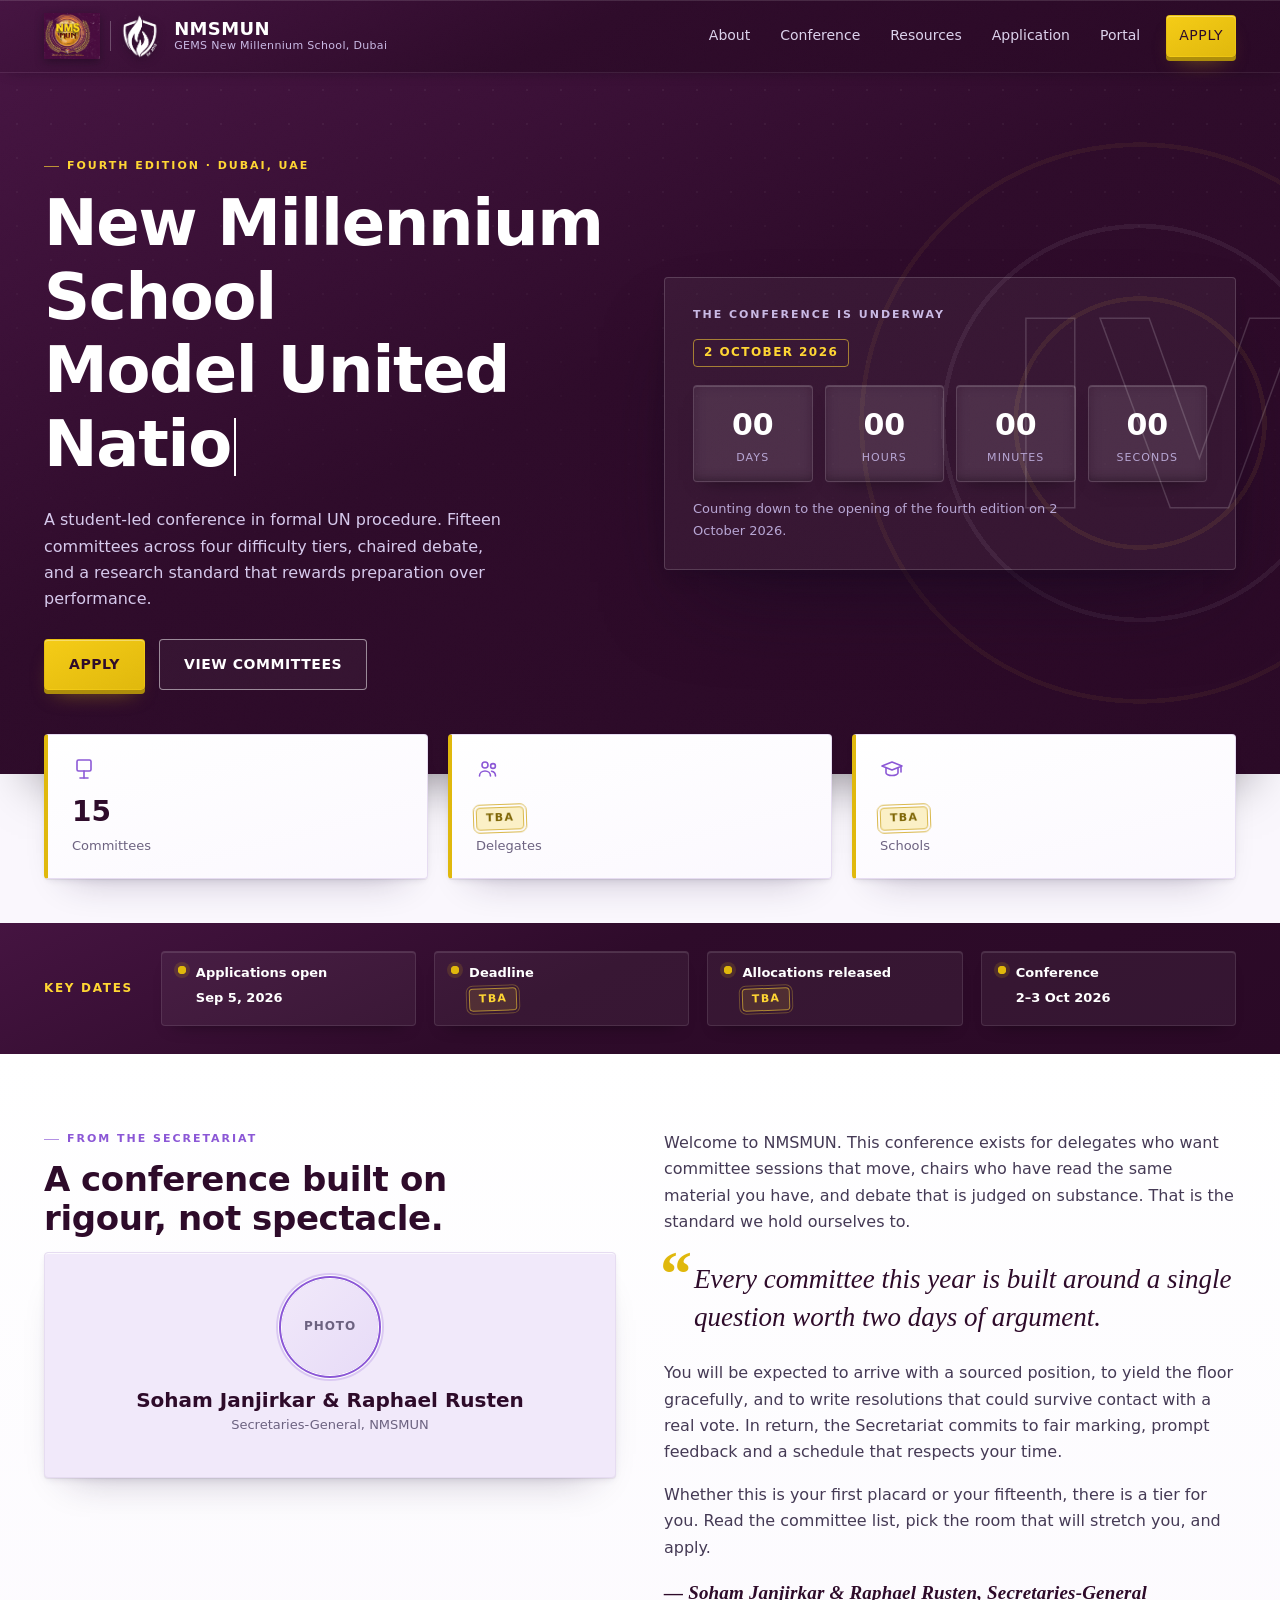
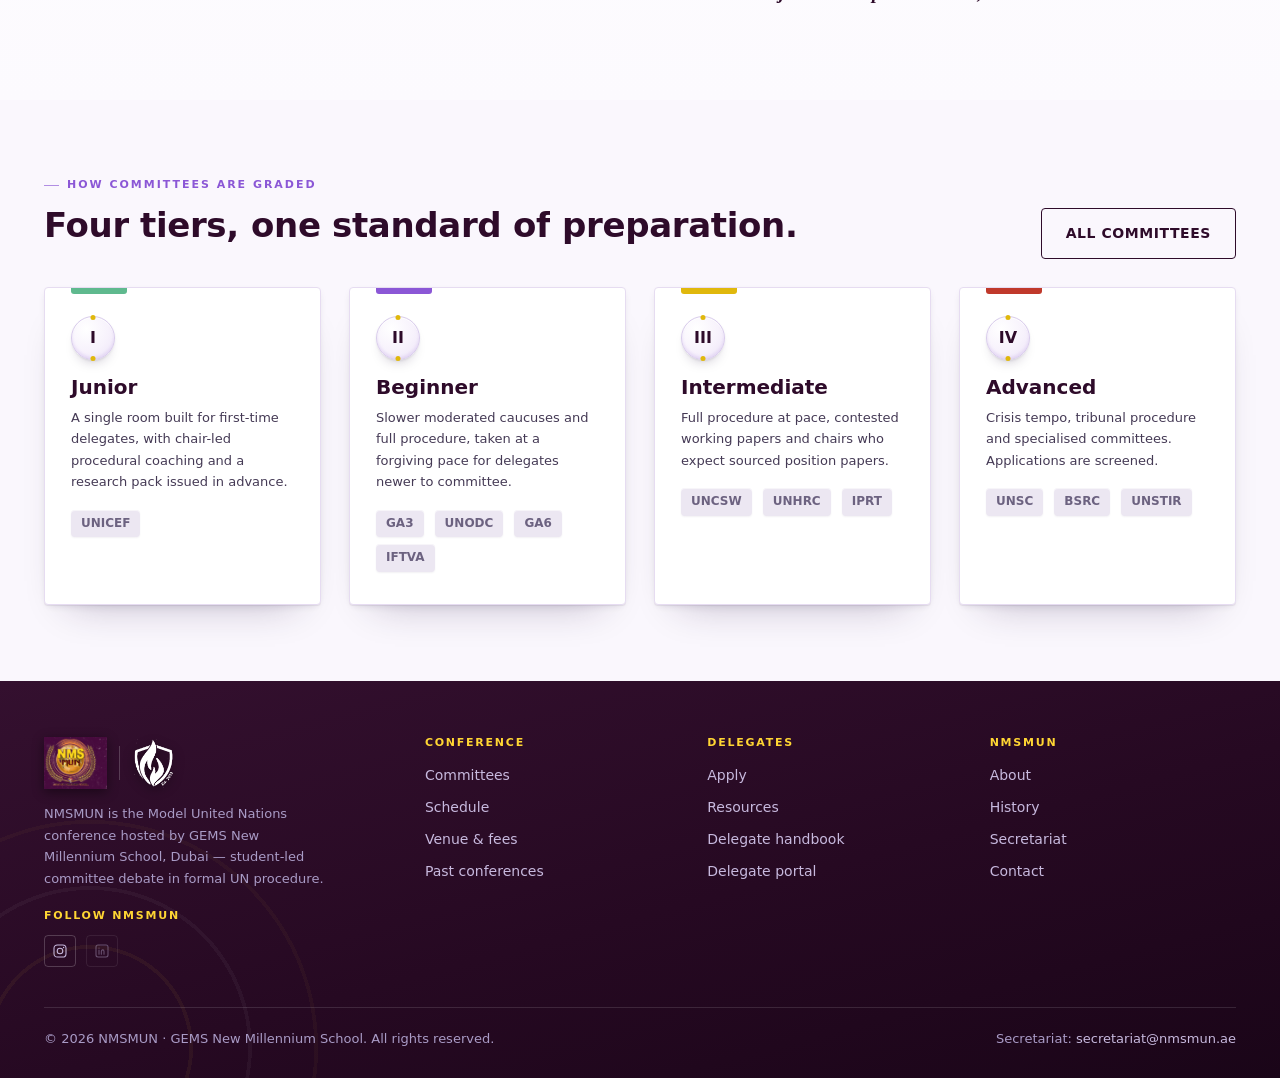
<file: Website MUN/index.html>
<!doctype html>
<html lang="en">
<head>
  <meta charset="utf-8" name="robots" content="noindex, nofollow">
  <meta name="viewport" content="width=device-width, initial-scale=1">
  <title>NMSMUN — New Millennium School Model United Nations</title>
  <meta name="description" content="NMSMUN is the Model United Nations conference hosted by GEMS New Millennium School, Dubai. Fourth edition — applications and dates to be announced.">
  <meta http-equiv="Content-Security-Policy" content="default-src 'self'; script-src 'self'; style-src 'self' 'unsafe-inline' https://fonts.googleapis.com; font-src https://fonts.gstatic.com; img-src 'self' data:; connect-src 'self'; object-src 'none'; base-uri 'self'; form-action 'self'">
  <meta name="referrer" content="strict-origin-when-cross-origin">
  <meta name="theme-color" content="#350D30">
  <link rel="icon" href="assets/favicon.svg" type="image/svg+xml">
  <link rel="preconnect" href="https://fonts.googleapis.com">
  <link rel="preconnect" href="https://fonts.gstatic.com" crossorigin>
  <link href="https://fonts.googleapis.com/css2?family=Bricolage+Grotesque:opsz,wght@12..96,400;12..96,600;12..96,700&family=Fraunces:ital,opsz,wght@0,9..144,500;0,9..144,600;1,9..144,500;1,9..144,600&family=Outfit:wght@400;500;600;700&display=swap" rel="stylesheet">
  <link rel="stylesheet" href="css/styles.css">
</head>
<body class="page-home">
  <!-- Header is injected by js/site.js (edit it in SITE_CONFIG there) -->
  <div id="site-header"></div>

  <main>

    <!-- ============================================================
         HERO
         ============================================================ -->
    <section class="hero section">
      <span class="hero__numeral" aria-hidden="true">IV</span>
      <div class="container split split--hero">

        <div>
          <span class="eyebrow eyebrow--on-purple" data-typewriter>Fourth edition · Dubai, UAE</span>
          <h1 class="hero-title">
            New Millennium School<br>
            Model United Nations
          </h1>
          <p>
            A student-led conference in formal UN procedure. Fifteen committees across four
            difficulty tiers, chaired debate, and a research standard that rewards
            preparation over performance.
          </p>
          <div class="hero__actions">
            <a class="btn btn--primary" href="application.html">Apply</a>
            <a class="btn btn--outline-light" href="conference.html">View committees</a>
          </div>
        </div>

        <!-- Countdown card -->
        <div class="countdown" id="countdown">
          <div class="countdown__label">Conference opens in</div>
          <!-- data-cd-tba: shows "Date TBA" until countdownDateIsConfirmed is true
               in js/site.js, then shows the formatted conference date -->
          <span class="tba tba--on-purple" data-cd-tba>Date TBA</span>
          <div class="countdown__tiles">
            <div class="countdown__tile">
              <div class="countdown__num" data-cd="days">--</div>
              <div class="countdown__unit">Days</div>
            </div>
            <div class="countdown__tile">
              <div class="countdown__num" data-cd="hours">--</div>
              <div class="countdown__unit">Hours</div>
            </div>
            <div class="countdown__tile">
              <div class="countdown__num" data-cd="minutes">--</div>
              <div class="countdown__unit">Minutes</div>
            </div>
            <div class="countdown__tile">
              <div class="countdown__num" data-cd="seconds">--</div>
              <div class="countdown__unit">Seconds</div>
            </div>
          </div>
          <p class="small" style="color:#B7A6D4;margin:16px 0 0">
            Counting down to the opening of the fourth edition on 2 October 2026.
          </p>
        </div>

      </div>
    </section>

    <!-- Stat tiles (overlap the hero slightly) -->
    <div class="container">
      <div class="stat-row" data-reveal-stagger>
        <div class="stat">
          <svg class="icon-glyph" viewBox="0 0 24 24" fill="none" stroke="currentColor" stroke-width="1.6" stroke-linecap="round" stroke-linejoin="round" aria-hidden="true">
            <rect x="5" y="3" width="14" height="11" rx="1.5"/>
            <line x1="12" y1="14" x2="12" y2="21"/>
            <line x1="8" y1="21" x2="16" y2="21"/>
          </svg>
          <div class="stat__num" data-count="15">0</div>
          <div class="stat__label">Committees</div>
        </div>
        <div class="stat">
          <svg class="icon-glyph" viewBox="0 0 24 24" fill="none" stroke="currentColor" stroke-width="1.6" stroke-linecap="round" stroke-linejoin="round" aria-hidden="true">
            <circle cx="9" cy="8" r="3"/>
            <path d="M3.5 19c0-3 2.5-5 5.5-5s5.5 2 5.5 5"/>
            <circle cx="17" cy="9" r="2.4"/>
            <path d="M15.5 14.2c2.3 0.3 4 2.1 4 4.8"/>
          </svg>
          <div class="stat__num"><span class="tba">TBA</span></div>
          <div class="stat__label">Delegates</div>
        </div>
        <div class="stat">
          <svg class="icon-glyph" viewBox="0 0 24 24" fill="none" stroke="currentColor" stroke-width="1.6" stroke-linecap="round" stroke-linejoin="round" aria-hidden="true">
            <path d="M2 9l10-4 10 4-10 4-10-4z"/>
            <path d="M6 11v5c0 1.2 2.7 2.5 6 2.5s6-1.3 6-2.5v-5"/>
            <path d="M21 9v6"/>
          </svg>
          <div class="stat__num"><span class="tba">TBA</span></div>
          <div class="stat__label">Schools</div>
        </div>
      </div>
    </div>

    <!-- Key dates strip -->
    <section class="key-dates">
      <div class="container key-dates__inner">
        <span class="key-dates__label">Key Dates</span>
        <div class="status-strip">
          <div class="status-strip__item">
            <span class="dot" aria-hidden="true"></span>
            <div class="weird"><h4>Applications open</h4><strong class="small key-dates__value">Sep 5, 2026</strong></div>
          </div>
          <div class="status-strip__item">
            <span class="dot" aria-hidden="true"></span>
            <div><h4>Deadline</h4><span class="tba tba--on-purple">TBA</span></div>
          </div>
          <div class="status-strip__item">
            <span class="dot" aria-hidden="true"></span>
            <div><h4>Allocations released</h4><span class="tba tba--on-purple">TBA</span></div>
          </div>
          <div class="status-strip__item">
            <span class="dot" aria-hidden="true"></span>
            <div><h4>Conference</h4><strong class="small key-dates__value">2–3 Oct 2026</strong></div>
          </div>
        </div>
      </div>
    </section>

    <!-- ============================================================
         SECRETARY-GENERAL'S LETTER
         ============================================================ -->
    <section class="section section--white">
      <div class="container split">

        <div>
          <span class="eyebrow">From the Secretariat</span>
          <h2 class="section-title">A conference built on rigour, not spectacle.</h2>
          <div class="sg-card">
            <div class="ph ph--round ph--avatar" role="img" aria-label="Photos of the Secretaries-General — to be added">Photo</div>
            <h3 class="card-title">Soham Janjirkar &amp; Raphael Rusten</h3>
            <p class="small muted">Secretaries-General, NMSMUN</p>
          </div>
        </div>

        <div>
          <!-- EDIT: replace with the real welcome letter text -->
          <p>
            Welcome to NMSMUN. This conference exists for delegates who want committee
            sessions that move, chairs who have read the same material you have, and
            debate that is judged on substance. That is the standard we hold ourselves to.
          </p>
          <p class="pull-quote">
            Every committee this year is built around a single question worth two days of
            argument.
          </p>
          <p>
            You will be expected to arrive with a sourced position, to yield
            the floor gracefully, and to write resolutions that could survive contact with
            a real vote. In return, the Secretariat commits to fair marking, prompt
            feedback and a schedule that respects your time.
          </p>
          <p>
            Whether this is your first placard or your fifteenth, there is a tier for you.
            Read the committee list, pick the room that will stretch you, and apply.
          </p>
          <p class="signature">— Soham Janjirkar &amp; Raphael Rusten, Secretaries-General</p>
        </div>

      </div>
    </section>

    <!-- ============================================================
         TIERS & COMMUNITIES
         ============================================================ -->
    <section class="section">
      <div class="container">

        <div style="display:flex;justify-content:space-between;align-items:flex-end;gap:20px;flex-wrap:wrap;margin-bottom:28px">
          <div>
            <span class="eyebrow">How committees are graded</span>
            <h2 class="section-title">Four tiers, one standard of preparation.</h2>
          </div>
          <a class="btn btn--outline" href="conference.html">All committees</a>
        </div>

        <div class="grid grid-4" data-reveal-stagger>
          <!-- Junior -->
          <div class="card card--hover">
            <div class="card__top-edge" style="background:#5FB98E"></div>
            <div class="numeral-badge" aria-hidden="true">I</div>
            <h3 class="card-title">Junior</h3>
            <p class="small">A single room built for first-time delegates, with chair-led procedural coaching and a research pack issued in advance.</p>
            <div>
              <span class="chip">UNICEF</span>
            </div>
          </div>
          <!-- Beginner -->
          <div class="card card--hover">
            <div class="card__top-edge" style="background:#8B57D6"></div>
            <div class="numeral-badge" aria-hidden="true">II</div>
            <h3 class="card-title">Beginner</h3>
            <p class="small">Slower moderated caucuses and full procedure, taken at a forgiving pace for delegates newer to committee.</p>
            <div>
              <span class="chip">GA3</span>
              <span class="chip">UNODC</span>
              <span class="chip">GA6</span>
              <span class="chip">IFTVA</span>
            </div>
          </div>
          <!-- Intermediate -->
          <div class="card card--hover">
            <div class="card__top-edge" style="background:#E0B80C"></div>
            <div class="numeral-badge" aria-hidden="true">III</div>
            <h3 class="card-title">Intermediate</h3>
            <p class="small">Full procedure at pace, contested working papers and chairs who expect sourced position papers.</p>
            <div>
              <span class="chip">UNCSW</span>
              <span class="chip">UNHRC</span>
              <span class="chip">IPRT</span>
            </div>
          </div>
          <!-- Advanced -->
          <div class="card card--hover">
            <div class="card__top-edge" style="background:#C0392B"></div>
            <div class="numeral-badge" aria-hidden="true">IV</div>
            <h3 class="card-title">Advanced</h3>
            <p class="small">Crisis tempo, tribunal procedure and specialised committees. Applications are screened.</p>
            <div>
              <span class="chip">UNSC</span>
              <span class="chip">BSRC</span>
              <span class="chip">UNSTIR</span>
            </div>
          </div>
        </div>

      </div>
    </section>

  </main>

  <!-- Footer is injected by js/site.js -->
  <div id="site-footer"></div>
  <script src="js/site.js"></script>
</body>
</html>
</file>
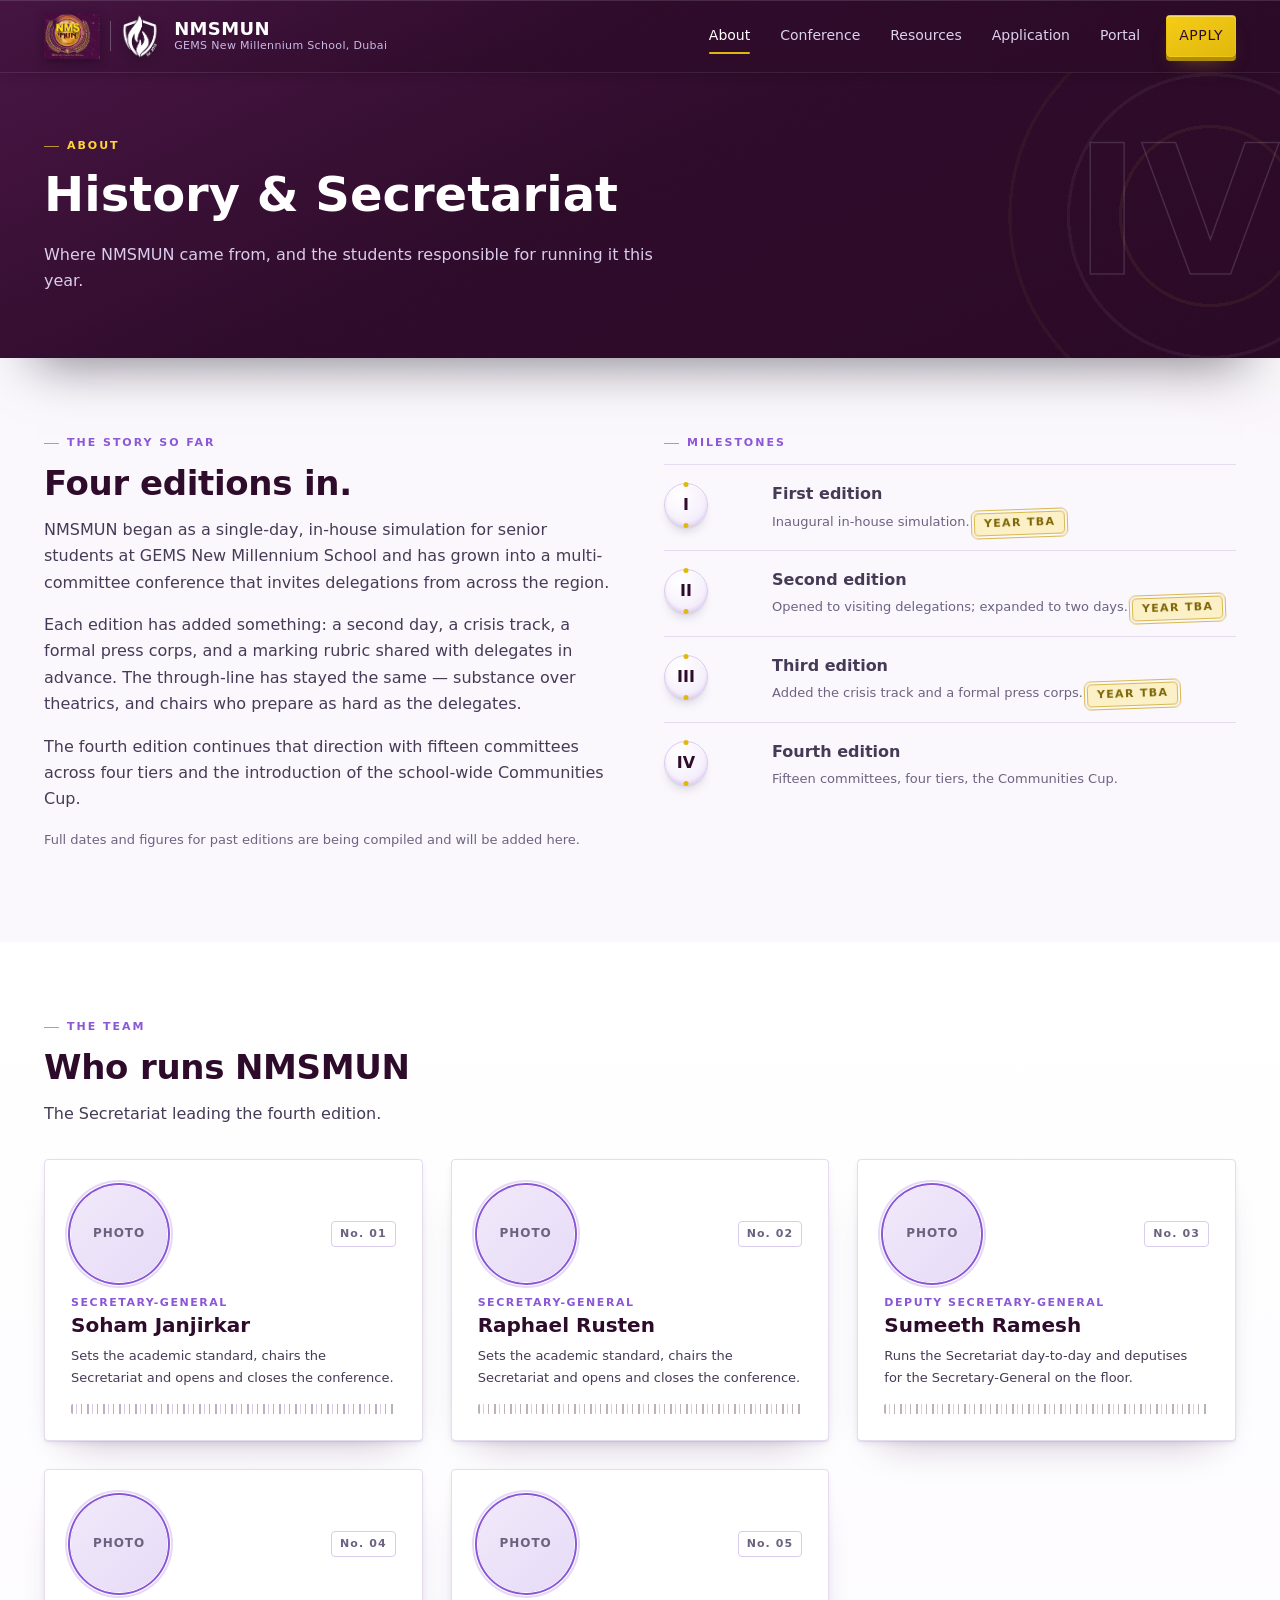
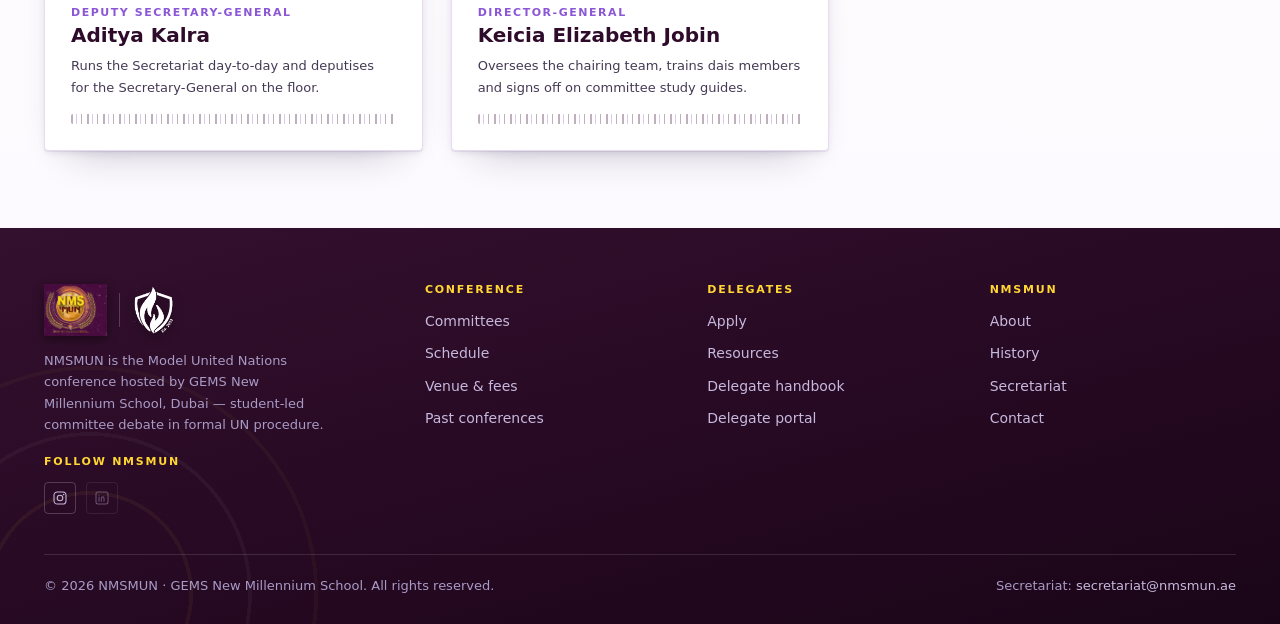
<file: Website MUN/about.html>
<!doctype html>
<html lang="en">
<head>
  <meta charset="utf-8">
  <meta name="viewport" content="width=device-width, initial-scale=1">
  <title>About — NMSMUN</title>
  <meta name="description" content="The history of NMSMUN and the Secretariat that runs it. Hosted by GEMS New Millennium School, Dubai.">
  <meta http-equiv="Content-Security-Policy" content="default-src 'self'; script-src 'self'; style-src 'self' 'unsafe-inline' https://fonts.googleapis.com; font-src https://fonts.gstatic.com; img-src 'self' data:; connect-src 'self'; object-src 'none'; base-uri 'self'; form-action 'self'">
  <meta name="referrer" content="strict-origin-when-cross-origin">
  <meta name="theme-color" content="#350D30">
  <link rel="icon" href="assets/favicon.svg" type="image/svg+xml">
  <link rel="preconnect" href="https://fonts.googleapis.com">
  <link rel="preconnect" href="https://fonts.gstatic.com" crossorigin>
  <link href="https://fonts.googleapis.com/css2?family=Bricolage+Grotesque:opsz,wght@12..96,400;12..96,600;12..96,700&family=Fraunces:ital,opsz,wght@0,9..144,500;0,9..144,600;1,9..144,500;1,9..144,600&family=Outfit:wght@400;500;600;700&display=swap" rel="stylesheet">
  <link rel="stylesheet" href="css/styles.css">
</head>
<body class="page-about">
  <div id="site-header"></div>

  <main>

    <!-- Purple banner -->
    <div class="page-banner" id="history">
      <span class="page-banner__numeral" aria-hidden="true">IV</span>
      <div class="container">
        <span class="eyebrow" data-typewriter>About</span>
        <h1>History &amp; Secretariat</h1>
        <p>Where NMSMUN came from, and the students responsible for running it this year.</p>
      </div>
    </div>

    <!-- History + milestones -->
    <section class="section">
      <div class="container split">

        <div>
          <span class="eyebrow">The story so far</span>
          <h2 class="section-title">Four editions in.</h2>
          <!-- EDIT: replace with the real conference history -->
          <p>
            NMSMUN began as a single-day, in-house simulation for senior students at
            GEMS New Millennium School and has grown into a multi-committee conference
            that invites delegations from across the region.
          </p>
          <p>
            Each edition has added something: a second day, a crisis track, a formal
            press corps, and a marking rubric shared with delegates in advance. The
            through-line has stayed the same — substance over theatrics, and chairs who
            prepare as hard as the delegates.
          </p>
          <p>
            The fourth edition continues that direction with fifteen committees across four
            tiers and the introduction of the school-wide Communities Cup.
          </p>
          <p class="small muted">Full dates and figures for past editions are being compiled and will be added here.</p>
        </div>

        <div>
          <span class="eyebrow">Milestones</span>
          <div class="milestone">
            <div class="milestone__year"><div class="numeral-badge" aria-hidden="true">I</div></div>
            <div><strong>First edition</strong><br><span class="small muted">Inaugural in-house simulation. <span class="tba">Year TBA</span></span></div>
          </div>
          <div class="milestone">
            <div class="milestone__year"><div class="numeral-badge" aria-hidden="true">II</div></div>
            <div><strong>Second edition</strong><br><span class="small muted">Opened to visiting delegations; expanded to two days. <span class="tba">Year TBA</span></span></div>
          </div>
          <div class="milestone">
            <div class="milestone__year"><div class="numeral-badge" aria-hidden="true">III</div></div>
            <div><strong>Third edition</strong><br><span class="small muted">Added the crisis track and a formal press corps. <span class="tba">Year TBA</span></span></div>
          </div>
          <div class="milestone">
            <div class="milestone__year"><div class="numeral-badge" aria-hidden="true">IV</div></div>
            <div><strong>Fourth edition</strong><br><span class="small muted">Fifteen committees, four tiers, the Communities Cup.</span></div>
          </div>
        </div>

      </div>
    </section>

    <!-- Who runs NMSMUN -->
    <section class="section section--white" id="secretariat">
      <div class="container">
        <span class="eyebrow">The team</span>
        <h2 class="section-title">Who runs NMSMUN</h2>
        <p style="max-width:70ch">
          The Secretariat leading the fourth edition.
        </p>

        <div class="grid grid-3" style="margin-top:32px" data-reveal-stagger>

          <!-- Secretary-General -->
          <div class="card card--hover role-card">
            <div class="role-card__head">
              <div class="ph ph--round ph--avatar" role="img" aria-label="Photo of Soham Janjirkar — to be added">Photo</div>
              <span class="role-card__id">No. 01</span>
            </div>
            <div class="role-card__role">Secretary-General</div>
            <h3 class="card-title">Soham Janjirkar</h3>
            <p class="small">Sets the academic standard, chairs the Secretariat and opens and closes the conference.</p>
            <div class="role-card__strip" aria-hidden="true"></div>
          </div>

          <!-- Secretary-General -->
          <div class="card card--hover role-card">
            <div class="role-card__head">
              <div class="ph ph--round ph--avatar" role="img" aria-label="Photo of Raphael Rusten — to be added">Photo</div>
              <span class="role-card__id">No. 02</span>
            </div>
            <div class="role-card__role">Secretary-General</div>
            <h3 class="card-title">Raphael Rusten</h3>
            <p class="small">Sets the academic standard, chairs the Secretariat and opens and closes the conference.</p>
            <div class="role-card__strip" aria-hidden="true"></div>
          </div>

          <!-- Deputy Secretary-General -->
          <div class="card card--hover role-card">
            <div class="role-card__head">
              <div class="ph ph--round ph--avatar" role="img" aria-label="Photo of Sumeeth Ramesh — to be added">Photo</div>
              <span class="role-card__id">No. 03</span>
            </div>
            <div class="role-card__role">Deputy Secretary-General</div>
            <h3 class="card-title">Sumeeth Ramesh</h3>
            <p class="small">Runs the Secretariat day-to-day and deputises for the Secretary-General on the floor.</p>
            <div class="role-card__strip" aria-hidden="true"></div>
          </div>

          <!-- Deputy Secretary-General -->
          <div class="card card--hover role-card">
            <div class="role-card__head">
              <div class="ph ph--round ph--avatar" role="img" aria-label="Photo of Aditya Kalra — to be added">Photo</div>
              <span class="role-card__id">No. 04</span>
            </div>
            <div class="role-card__role">Deputy Secretary-General</div>
            <h3 class="card-title">Aditya Kalra</h3>
            <p class="small">Runs the Secretariat day-to-day and deputises for the Secretary-General on the floor.</p>
            <div class="role-card__strip" aria-hidden="true"></div>
          </div>

          <!-- Director-General -->
          <div class="card card--hover role-card">
            <div class="role-card__head">
              <div class="ph ph--round ph--avatar" role="img" aria-label="Photo of Keicia Elizabeth Jobin — to be added">Photo</div>
              <span class="role-card__id">No. 05</span>
            </div>
            <div class="role-card__role">Director-General</div>
            <h3 class="card-title">Keicia Elizabeth Jobin</h3>
            <p class="small">Oversees the chairing team, trains dais members and signs off on committee study guides.</p>
            <div class="role-card__strip" aria-hidden="true"></div>
          </div>

        </div>
      </div>
    </section>

  </main>

  <div id="site-footer"></div>
  <script src="js/site.js"></script>
</body>
</html>
</file>
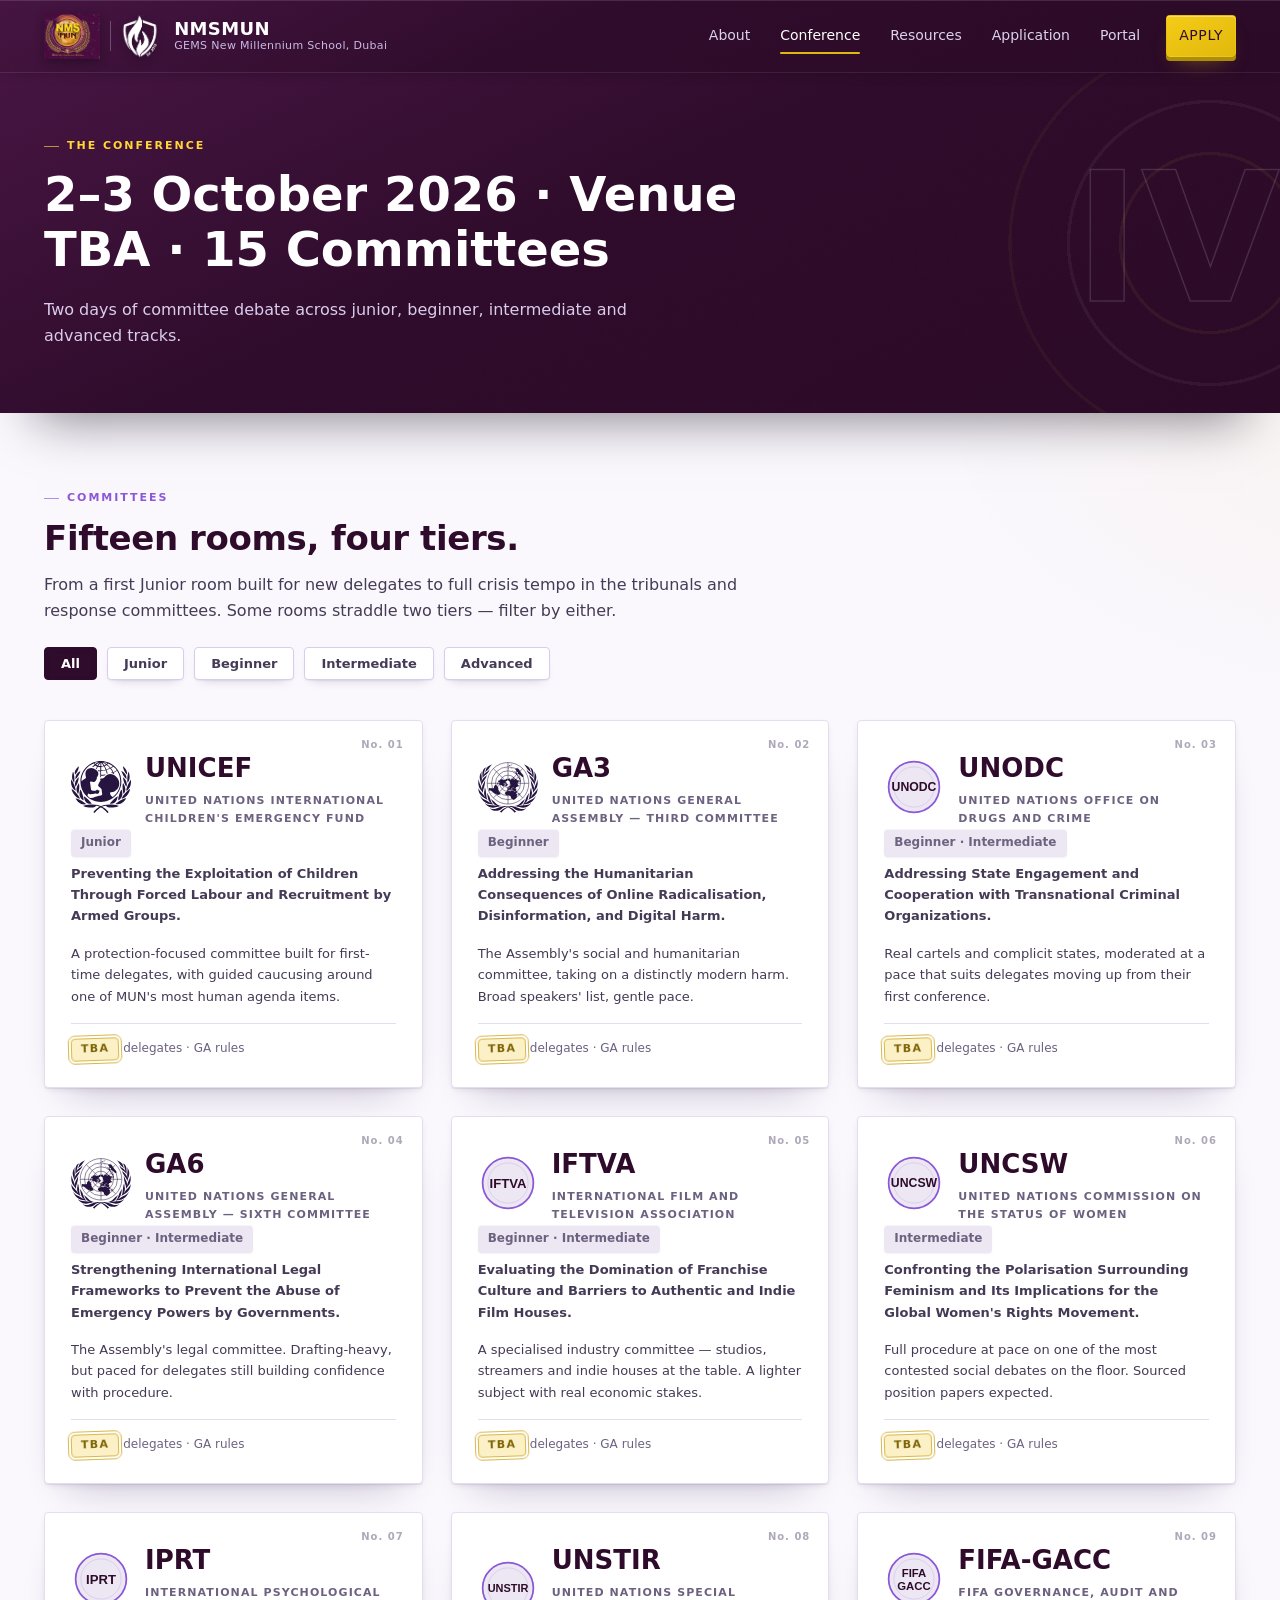
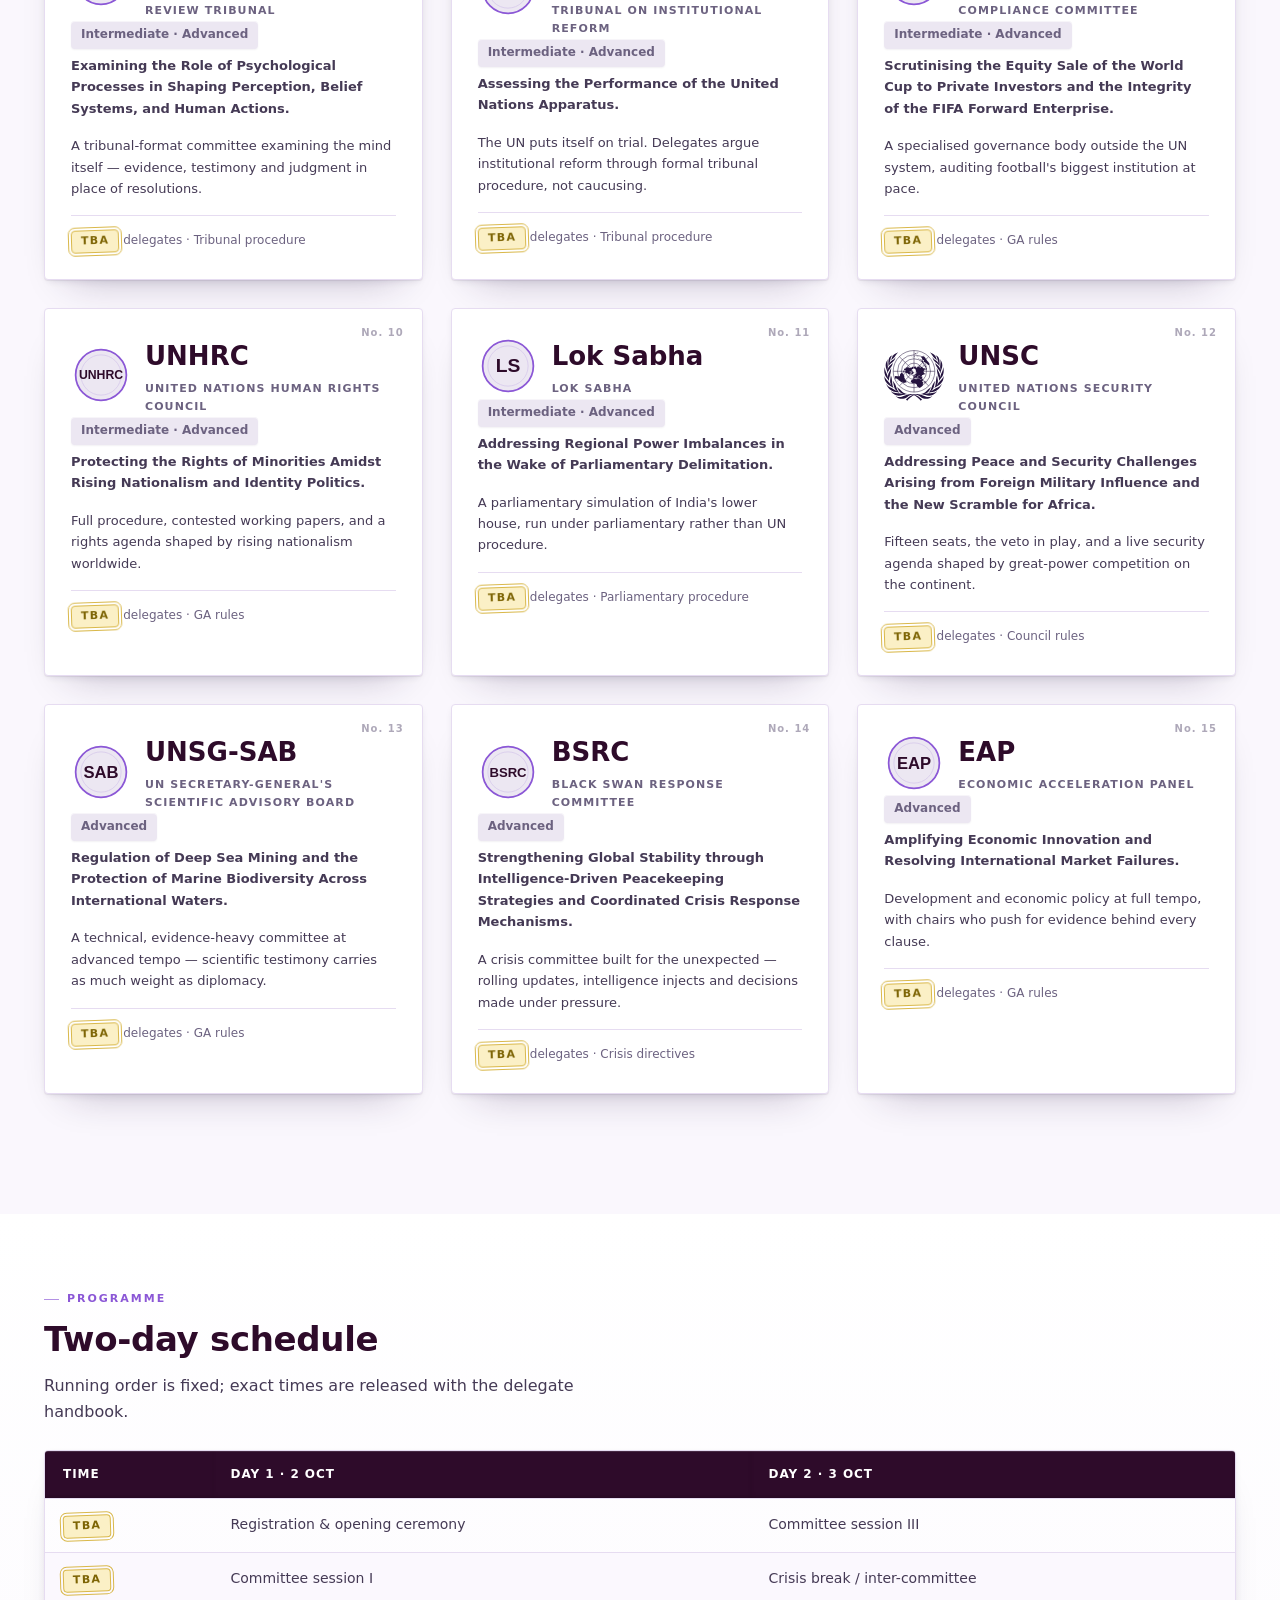
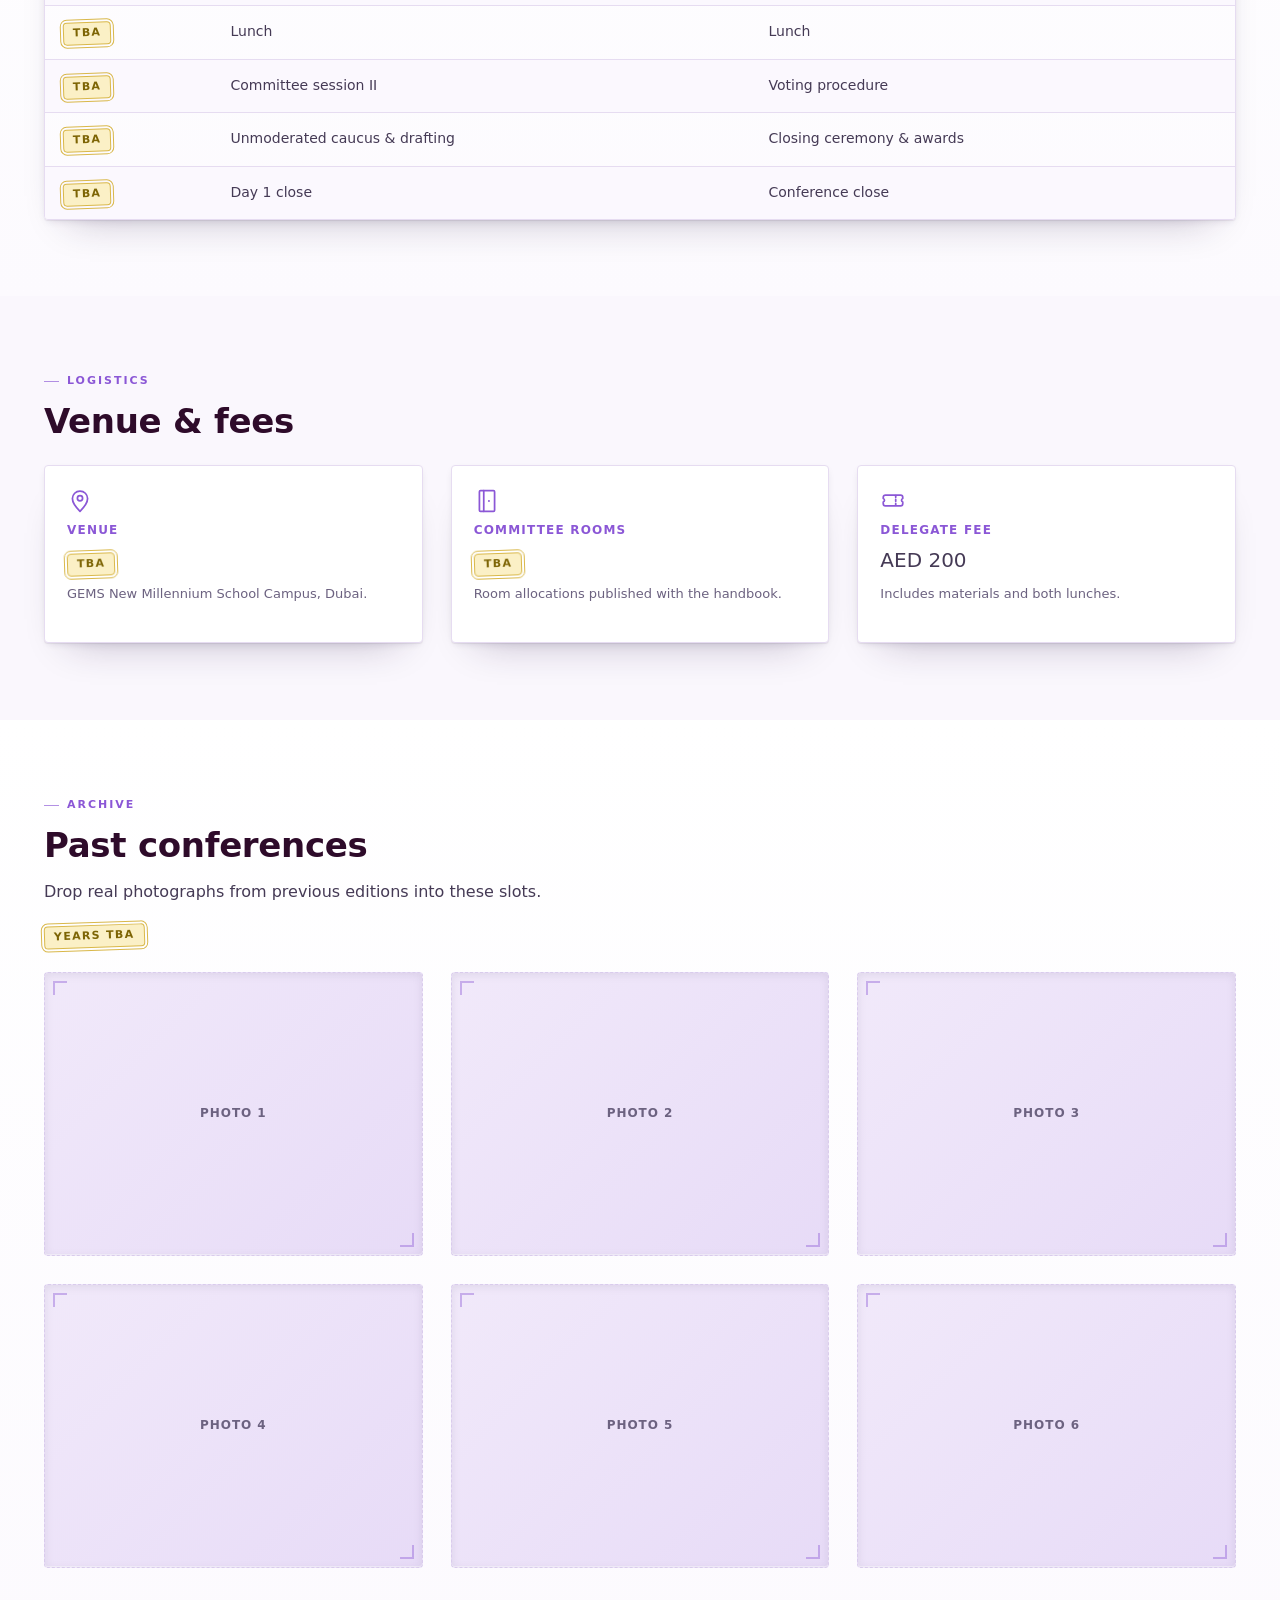
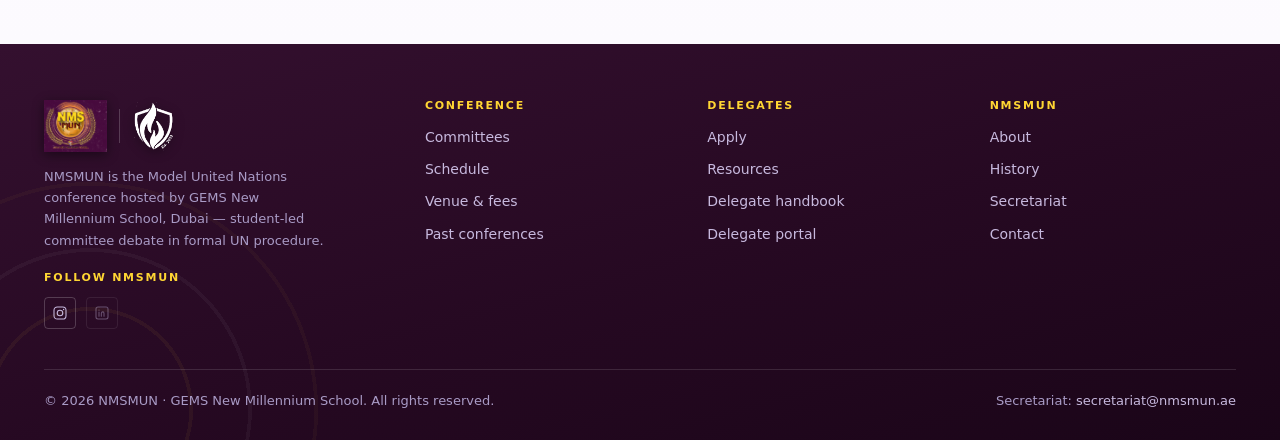
<file: Website MUN/conference.html>
<!doctype html>
<html lang="en">
<head>
  <meta charset="utf-8">
  <meta name="viewport" content="width=device-width, initial-scale=1">
  <title>Conference — NMSMUN</title>
  <meta name="description" content="Fifteen NMSMUN committees across four tiers, the two-day schedule, venue and fees, and photos from past editions.">
  <meta http-equiv="Content-Security-Policy" content="default-src 'self'; script-src 'self'; style-src 'self' 'unsafe-inline' https://fonts.googleapis.com; font-src https://fonts.gstatic.com; img-src 'self' data:; connect-src 'self'; object-src 'none'; base-uri 'self'; form-action 'self'">
  <meta name="referrer" content="strict-origin-when-cross-origin">
  <meta name="theme-color" content="#350D30">
  <link rel="icon" href="assets/favicon.svg" type="image/svg+xml">
  <link rel="preconnect" href="https://fonts.googleapis.com">
  <link rel="preconnect" href="https://fonts.gstatic.com" crossorigin>
  <link href="https://fonts.googleapis.com/css2?family=Bricolage+Grotesque:opsz,wght@12..96,400;12..96,600;12..96,700&family=Fraunces:ital,opsz,wght@0,9..144,500;0,9..144,600;1,9..144,500;1,9..144,600&family=Outfit:wght@400;500;600;700&display=swap" rel="stylesheet">
  <link rel="stylesheet" href="css/styles.css">
</head>
<body class="page-conference">
  <div id="site-header"></div>

  <main>

    <!-- Purple banner -->
    <div class="page-banner">
      <span class="page-banner__numeral" aria-hidden="true">IV</span>
      <div class="container">
        <span class="eyebrow" data-typewriter>The conference</span>
        <h1>2–3 October 2026 · Venue TBA · 15 Committees</h1>
        <p>Two days of committee debate across junior, beginner, intermediate and advanced tracks.</p>
      </div>
    </div>

    <!-- ============================================================
         COMMITTEES  (filter pills + three tier groups)
         ============================================================ -->
    <section class="section">
      <div class="container">
        <span class="eyebrow">Committees</span>
        <h2 class="section-title">Fifteen rooms, four tiers.</h2>
        <p style="max-width:70ch">From a first Junior room built for new delegates to full crisis tempo in the tribunals and response committees. Some rooms straddle two tiers — filter by either.</p>

        <!-- Filter pills — handled by initCommitteeFilter() in js/site.js -->
        <div class="pills" data-filter-pills style="margin:22px 0 40px">
          <button class="pill is-active" data-tier="all">All</button>
          <button class="pill" data-tier="junior">Junior</button>
          <button class="pill" data-tier="beginner">Beginner</button>
          <button class="pill" data-tier="intermediate">Intermediate</button>
          <button class="pill" data-tier="advanced">Advanced</button>
        </div>

        <div class="committee-group">
          <div class="grid grid-3" style="margin-top:22px" data-reveal-stagger>

            <!-- 1. UNICEF — Junior -->
            <div class="card card--hover" data-tiers="junior">
              <div class="committee-card__head">
                <img class="committee-card__logo" src="assets/committees/unicef.svg" alt="" width="56" height="56" loading="lazy">
                <div>
                  <div class="committee-card__acronym">UNICEF</div>
                  <div class="committee-card__full">United Nations International Children's Emergency Fund</div>
                </div>
              </div>
              <span class="chip">Junior</span>
              <p class="small"><strong>Preventing the Exploitation of Children Through Forced Labour and Recruitment by Armed Groups.</strong></p>
              <p class="small">A protection-focused committee built for first-time delegates, with guided caucusing around one of MUN's most human agenda items.</p>
              <div class="committee-card__foot"><span class="tba">TBA</span> delegates · GA rules</div>
            </div>

            <!-- 2. UNGA Third Committee — Beginner -->
            <div class="card card--hover" data-tiers="beginner">
              <div class="committee-card__head">
                <img class="committee-card__logo" src="assets/committees/unga.svg" alt="" width="56" height="56" loading="lazy">
                <div>
                  <div class="committee-card__acronym">GA3</div>
                  <div class="committee-card__full">United Nations General Assembly — Third Committee</div>
                </div>
              </div>
              <span class="chip">Beginner</span>
              <p class="small"><strong>Addressing the Humanitarian Consequences of Online Radicalisation, Disinformation, and Digital Harm.</strong></p>
              <p class="small">The Assembly's social and humanitarian committee, taking on a distinctly modern harm. Broad speakers' list, gentle pace.</p>
              <div class="committee-card__foot"><span class="tba">TBA</span> delegates · GA rules</div>
            </div>

            <!-- 3. UNODC — Beginner / Intermediate -->
            <div class="card card--hover" data-tiers="beginner intermediate">
              <div class="committee-card__head">
                <img class="committee-card__logo" src="assets/committees/unodc.svg" alt="" width="56" height="56" loading="lazy">
                <div>
                  <div class="committee-card__acronym">UNODC</div>
                  <div class="committee-card__full">United Nations Office on Drugs and Crime</div>
                </div>
              </div>
              <span class="chip">Beginner · Intermediate</span>
              <p class="small"><strong>Addressing State Engagement and Cooperation with Transnational Criminal Organizations.</strong></p>
              <p class="small">Real cartels and complicit states, moderated at a pace that suits delegates moving up from their first conference.</p>
              <div class="committee-card__foot"><span class="tba">TBA</span> delegates · GA rules</div>
            </div>

            <!-- 4. UNGA Sixth Committee — Beginner / Intermediate -->
            <div class="card card--hover" data-tiers="beginner intermediate">
              <div class="committee-card__head">
                <img class="committee-card__logo" src="assets/committees/unga.svg" alt="" width="56" height="56" loading="lazy">
                <div>
                  <div class="committee-card__acronym">GA6</div>
                  <div class="committee-card__full">United Nations General Assembly — Sixth Committee</div>
                </div>
              </div>
              <span class="chip">Beginner · Intermediate</span>
              <p class="small"><strong>Strengthening International Legal Frameworks to Prevent the Abuse of Emergency Powers by Governments.</strong></p>
              <p class="small">The Assembly's legal committee. Drafting-heavy, but paced for delegates still building confidence with procedure.</p>
              <div class="committee-card__foot"><span class="tba">TBA</span> delegates · GA rules</div>
            </div>

            <!-- 5. IFTVA — Beginner / Intermediate -->
            <div class="card card--hover" data-tiers="beginner intermediate">
              <div class="committee-card__head">
                <img class="committee-card__logo" src="assets/committees/iftva.svg" alt="" width="56" height="56" loading="lazy">
                <div>
                  <div class="committee-card__acronym">IFTVA</div>
                  <div class="committee-card__full">International Film and Television Association</div>
                </div>
              </div>
              <span class="chip">Beginner · Intermediate</span>
              <p class="small"><strong>Evaluating the Domination of Franchise Culture and Barriers to Authentic and Indie Film Houses.</strong></p>
              <p class="small">A specialised industry committee — studios, streamers and indie houses at the table. A lighter subject with real economic stakes.</p>
              <div class="committee-card__foot"><span class="tba">TBA</span> delegates · GA rules</div>
            </div>

            <!-- 6. UNCSW — Intermediate -->
            <div class="card card--hover" data-tiers="intermediate">
              <div class="committee-card__head">
                <img class="committee-card__logo" src="assets/committees/uncsw.svg" alt="" width="56" height="56" loading="lazy">
                <div>
                  <div class="committee-card__acronym">UNCSW</div>
                  <div class="committee-card__full">United Nations Commission on the Status of Women</div>
                </div>
              </div>
              <span class="chip">Intermediate</span>
              <p class="small"><strong>Confronting the Polarisation Surrounding Feminism and Its Implications for the Global Women's Rights Movement.</strong></p>
              <p class="small">Full procedure at pace on one of the most contested social debates on the floor. Sourced position papers expected.</p>
              <div class="committee-card__foot"><span class="tba">TBA</span> delegates · GA rules</div>
            </div>

            <!-- 7. IPRT — Intermediate / Advanced -->
            <div class="card card--hover" data-tiers="intermediate advanced">
              <div class="committee-card__head">
                <img class="committee-card__logo" src="assets/committees/iprt.svg" alt="" width="56" height="56" loading="lazy">
                <div>
                  <div class="committee-card__acronym">IPRT</div>
                  <div class="committee-card__full">International Psychological Review Tribunal</div>
                </div>
              </div>
              <span class="chip">Intermediate · Advanced</span>
              <p class="small"><strong>Examining the Role of Psychological Processes in Shaping Perception, Belief Systems, and Human Actions.</strong></p>
              <p class="small">A tribunal-format committee examining the mind itself — evidence, testimony and judgment in place of resolutions.</p>
              <div class="committee-card__foot"><span class="tba">TBA</span> delegates · Tribunal procedure</div>
            </div>

            <!-- 8. UNSTIR — Intermediate / Advanced -->
            <div class="card card--hover" data-tiers="intermediate advanced">
              <div class="committee-card__head">
                <img class="committee-card__logo" src="assets/committees/unstir.svg" alt="" width="56" height="56" loading="lazy">
                <div>
                  <div class="committee-card__acronym">UNSTIR</div>
                  <div class="committee-card__full">United Nations Special Tribunal on Institutional Reform</div>
                </div>
              </div>
              <span class="chip">Intermediate · Advanced</span>
              <p class="small"><strong>Assessing the Performance of the United Nations Apparatus.</strong></p>
              <p class="small">The UN puts itself on trial. Delegates argue institutional reform through formal tribunal procedure, not caucusing.</p>
              <div class="committee-card__foot"><span class="tba">TBA</span> delegates · Tribunal procedure</div>
            </div>

            <!-- 9. FIFA-GACC — Intermediate / Advanced -->
            <div class="card card--hover" data-tiers="intermediate advanced">
              <div class="committee-card__head">
                <img class="committee-card__logo" src="assets/committees/fifa-gacc.svg" alt="" width="56" height="56" loading="lazy">
                <div>
                  <div class="committee-card__acronym">FIFA-GACC</div>
                  <div class="committee-card__full">FIFA Governance, Audit and Compliance Committee</div>
                </div>
              </div>
              <span class="chip">Intermediate · Advanced</span>
              <p class="small"><strong>Scrutinising the Equity Sale of the World Cup to Private Investors and the Integrity of the FIFA Forward Enterprise.</strong></p>
              <p class="small">A specialised governance body outside the UN system, auditing football's biggest institution at pace.</p>
              <div class="committee-card__foot"><span class="tba">TBA</span> delegates · GA rules</div>
            </div>

            <!-- 10. UNHRC — Intermediate / Advanced -->
            <div class="card card--hover" data-tiers="intermediate advanced">
              <div class="committee-card__head">
                <img class="committee-card__logo" src="assets/committees/unhrc.svg" alt="" width="56" height="56" loading="lazy">
                <div>
                  <div class="committee-card__acronym">UNHRC</div>
                  <div class="committee-card__full">United Nations Human Rights Council</div>
                </div>
              </div>
              <span class="chip">Intermediate · Advanced</span>
              <p class="small"><strong>Protecting the Rights of Minorities Amidst Rising Nationalism and Identity Politics.</strong></p>
              <p class="small">Full procedure, contested working papers, and a rights agenda shaped by rising nationalism worldwide.</p>
              <div class="committee-card__foot"><span class="tba">TBA</span> delegates · GA rules</div>
            </div>

            <!-- 11. Lok Sabha — Intermediate / Advanced -->
            <div class="card card--hover" data-tiers="intermediate advanced">
              <div class="committee-card__head">
                <img class="committee-card__logo" src="assets/committees/lok-sabha.svg" alt="" width="56" height="56" loading="lazy">
                <div>
                  <div class="committee-card__acronym">Lok Sabha</div>
                  <div class="committee-card__full">Lok Sabha</div>
                </div>
              </div>
              <span class="chip">Intermediate · Advanced</span>
              <p class="small"><strong>Addressing Regional Power Imbalances in the Wake of Parliamentary Delimitation.</strong></p>
              <p class="small">A parliamentary simulation of India's lower house, run under parliamentary rather than UN procedure.</p>
              <div class="committee-card__foot"><span class="tba">TBA</span> delegates · Parliamentary procedure</div>
            </div>

            <!-- 12. UNSC — Advanced -->
            <div class="card card--hover" data-tiers="advanced">
              <div class="committee-card__head">
                <img class="committee-card__logo" src="assets/committees/unsc.svg" alt="" width="56" height="56" loading="lazy">
                <div>
                  <div class="committee-card__acronym">UNSC</div>
                  <div class="committee-card__full">United Nations Security Council</div>
                </div>
              </div>
              <span class="chip">Advanced</span>
              <p class="small"><strong>Addressing Peace and Security Challenges Arising from Foreign Military Influence and the New Scramble for Africa.</strong></p>
              <p class="small">Fifteen seats, the veto in play, and a live security agenda shaped by great-power competition on the continent.</p>
              <div class="committee-card__foot"><span class="tba">TBA</span> delegates · Council rules</div>
            </div>

            <!-- 13. UNSG-SAB — Advanced -->
            <div class="card card--hover" data-tiers="advanced">
              <div class="committee-card__head">
                <img class="committee-card__logo" src="assets/committees/unsg-sab.svg" alt="" width="56" height="56" loading="lazy">
                <div>
                  <div class="committee-card__acronym">UNSG-SAB</div>
                  <div class="committee-card__full">UN Secretary-General's Scientific Advisory Board</div>
                </div>
              </div>
              <span class="chip">Advanced</span>
              <p class="small"><strong>Regulation of Deep Sea Mining and the Protection of Marine Biodiversity Across International Waters.</strong></p>
              <p class="small">A technical, evidence-heavy committee at advanced tempo — scientific testimony carries as much weight as diplomacy.</p>
              <div class="committee-card__foot"><span class="tba">TBA</span> delegates · GA rules</div>
            </div>

            <!-- 14. BSRC — Advanced -->
            <div class="card card--hover" data-tiers="advanced">
              <div class="committee-card__head">
                <img class="committee-card__logo" src="assets/committees/bsrc.svg" alt="" width="56" height="56" loading="lazy">
                <div>
                  <div class="committee-card__acronym">BSRC</div>
                  <div class="committee-card__full">Black Swan Response Committee</div>
                </div>
              </div>
              <span class="chip">Advanced</span>
              <p class="small"><strong>Strengthening Global Stability through Intelligence-Driven Peacekeeping Strategies and Coordinated Crisis Response Mechanisms.</strong></p>
              <p class="small">A crisis committee built for the unexpected — rolling updates, intelligence injects and decisions made under pressure.</p>
              <div class="committee-card__foot"><span class="tba">TBA</span> delegates · Crisis directives</div>
            </div>

            <!-- 15. EAP — Advanced -->
            <div class="card card--hover" data-tiers="advanced">
              <div class="committee-card__head">
                <img class="committee-card__logo" src="assets/committees/eap.svg" alt="" width="56" height="56" loading="lazy">
                <div>
                  <div class="committee-card__acronym">EAP</div>
                  <div class="committee-card__full">Economic Acceleration Panel</div>
                </div>
              </div>
              <span class="chip">Advanced</span>
              <p class="small"><strong>Amplifying Economic Innovation and Resolving International Market Failures.</strong></p>
              <p class="small">Development and economic policy at full tempo, with chairs who push for evidence behind every clause.</p>
              <div class="committee-card__foot"><span class="tba">TBA</span> delegates · GA rules</div>
            </div>

          </div>
        </div>

      </div>
    </section>

    <!-- ============================================================
         SCHEDULE
         ============================================================ -->
    <section class="section section--white" id="schedule">
      <div class="container">
        <span class="eyebrow">Programme</span>
        <h2 class="section-title">Two-day schedule</h2>
        <p style="max-width:60ch">Running order is fixed; exact times are released with the delegate handbook.</p>

        <div class="table-wrap" style="margin-top:24px">
          <table class="schedule">
            <thead>
              <tr><th scope="col">Time</th><th scope="col">Day 1 · 2 Oct</th><th scope="col">Day 2 · 3 Oct</th></tr>
            </thead>
            <tbody>
              <tr><td><span class="tba">TBA</span></td><td>Registration &amp; opening ceremony</td><td>Committee session III</td></tr>
              <tr><td><span class="tba">TBA</span></td><td>Committee session I</td><td>Crisis break / inter-committee</td></tr>
              <tr><td><span class="tba">TBA</span></td><td>Lunch</td><td>Lunch</td></tr>
              <tr><td><span class="tba">TBA</span></td><td>Committee session II</td><td>Voting procedure</td></tr>
              <tr><td><span class="tba">TBA</span></td><td>Unmoderated caucus &amp; drafting</td><td>Closing ceremony &amp; awards</td></tr>
              <tr><td><span class="tba">TBA</span></td><td>Day 1 close</td><td>Conference close</td></tr>
            </tbody>
          </table>
        </div>
      </div>
    </section>

    <!-- ============================================================
         LOGISTICS
         ============================================================ -->
    <section class="section" id="logistics">
      <div class="container">
        <span class="eyebrow">Logistics</span>
        <h2 class="section-title">Venue &amp; fees</h2>

        <div class="grid grid-3" style="margin-top:24px" data-reveal-stagger>
          <div class="info-box">
            <svg class="icon-glyph" viewBox="0 0 24 24" fill="none" stroke="currentColor" stroke-width="1.6" stroke-linecap="round" stroke-linejoin="round" aria-hidden="true">
              <path d="M12 21.5S5 14.8 5 9.8a7 7 0 0 1 14 0c0 5-7 11.7-7 11.7z"/>
              <circle cx="12" cy="9.5" r="2.4"/>
            </svg>
            <h4>Venue</h4>
            <p class="card-title" style="margin:6px 0"><span class="tba">TBA</span></p>
            <p class="small muted">GEMS New Millennium School Campus, Dubai.</p>
          </div>
          <div class="info-box">
            <svg class="icon-glyph" viewBox="0 0 24 24" fill="none" stroke="currentColor" stroke-width="1.6" stroke-linecap="round" stroke-linejoin="round" aria-hidden="true">
              <rect x="5" y="2.5" width="14" height="19" rx="1"/>
              <line x1="9" y1="2.5" x2="9" y2="21.5"/>
              <circle cx="13.8" cy="12" r="0.9" fill="currentColor" stroke="none"/>
            </svg>
            <h4>Committee rooms</h4>
            <p class="card-title" style="margin:6px 0"><span class="tba">TBA</span></p>
            <p class="small muted">Room allocations published with the handbook.</p>
          </div>
          <div class="info-box">
            <svg class="icon-glyph" viewBox="0 0 24 24" fill="none" stroke="currentColor" stroke-width="1.6" stroke-linecap="round" stroke-linejoin="round" aria-hidden="true">
              <path d="M3 8.5a2 2 0 0 1 2-2h14a2 2 0 0 1 2 2v1.2a1.7 1.7 0 0 0 0 3.2v1.6a2 2 0 0 1-2 2H5a2 2 0 0 1-2-2v-1.6a1.7 1.7 0 0 0 0-3.2V8.5z"/>
              <line x1="14.5" y1="7" x2="14.5" y2="17" stroke-dasharray="1.6 2"/>
            </svg>
            <h4>Delegate fee</h4>
            <p class="card-title" style="margin:6px 0">AED 200</p>
            <p class="small muted">Includes materials and both lunches.</p>
          </div>
        </div>
      </div>
    </section>

    <!-- ============================================================
         PHOTO GALLERY
         ============================================================ -->
    <section class="section section--white" id="gallery">
      <div class="container">
        <span class="eyebrow">Archive</span>
        <h2 class="section-title">Past conferences</h2>
        <p style="max-width:60ch">Drop real photographs from previous editions into these slots.</p>
        <p style="margin-top:8px"><span class="tba">Years TBA</span></p>

        <div class="grid grid-3" style="margin-top:24px" data-reveal-stagger>
          <div class="ph" style="aspect-ratio:4/3">Photo 1</div>
          <div class="ph" style="aspect-ratio:4/3">Photo 2</div>
          <div class="ph" style="aspect-ratio:4/3">Photo 3</div>
          <div class="ph" style="aspect-ratio:4/3">Photo 4</div>
          <div class="ph" style="aspect-ratio:4/3">Photo 5</div>
          <div class="ph" style="aspect-ratio:4/3">Photo 6</div>
        </div>
      </div>
    </section>

  </main>

  <div id="site-footer"></div>
  <script src="js/site.js"></script>
</body>
</html>
</file>
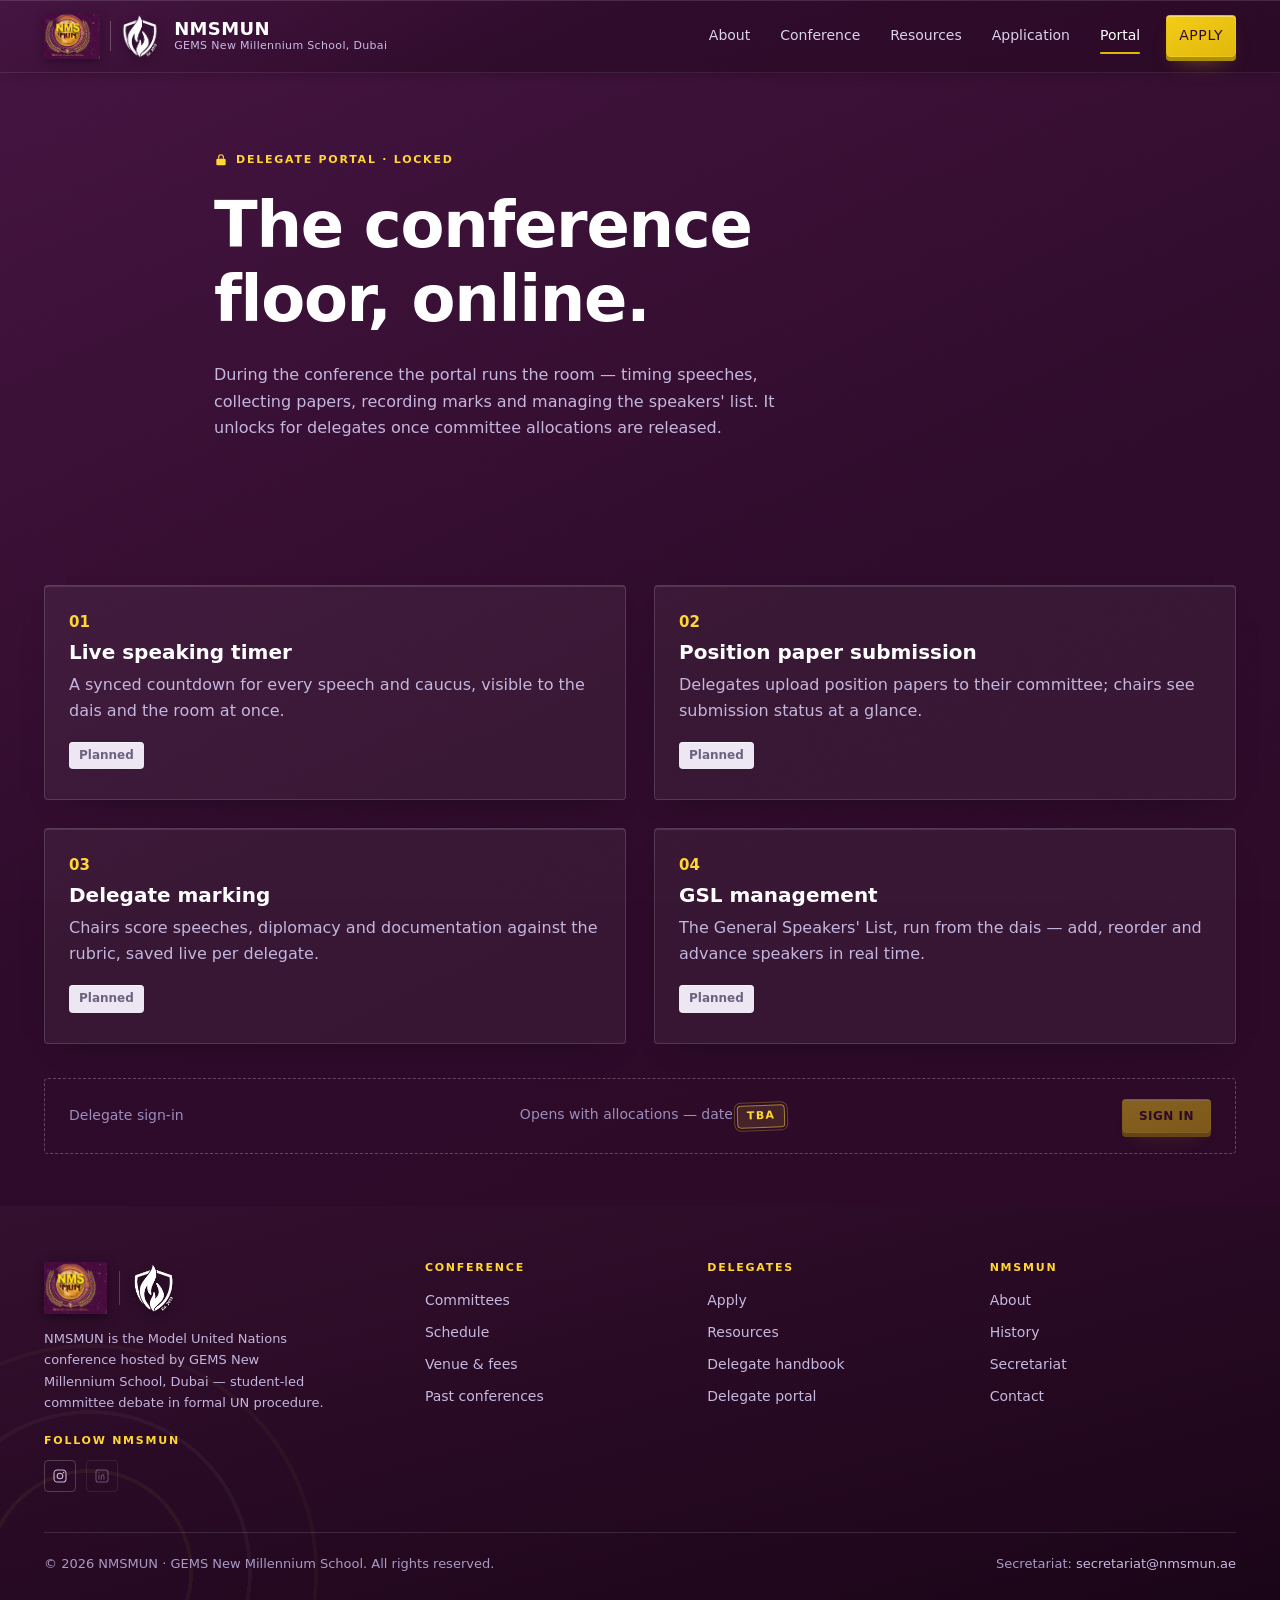
<file: Website MUN/portal.html>
<!doctype html>
<html lang="en">
<head>
  <meta charset="utf-8">
  <meta name="viewport" content="width=device-width, initial-scale=1">
  <title>Delegate Portal — NMSMUN</title>
  <meta name="description" content="The NMSMUN delegate portal: live speaking timer, position paper submission, delegate marking and GSL management. Opens with allocations.">
  <meta http-equiv="Content-Security-Policy" content="default-src 'self'; script-src 'self'; style-src 'self' 'unsafe-inline' https://fonts.googleapis.com; font-src https://fonts.gstatic.com; img-src 'self' data:; connect-src 'self'; object-src 'none'; base-uri 'self'; form-action 'self'">
  <meta name="referrer" content="strict-origin-when-cross-origin">
  <meta name="theme-color" content="#350D30">
  <link rel="icon" href="assets/favicon.svg" type="image/svg+xml">
  <link rel="preconnect" href="https://fonts.googleapis.com">
  <link rel="preconnect" href="https://fonts.gstatic.com" crossorigin>
  <link href="https://fonts.googleapis.com/css2?family=Bricolage+Grotesque:opsz,wght@12..96,400;12..96,600;12..96,700&family=Fraunces:ital,opsz,wght@0,9..144,500;0,9..144,600;1,9..144,500;1,9..144,600&family=Outfit:wght@400;500;600;700&display=swap" rel="stylesheet">
  <link rel="stylesheet" href="css/styles.css">
</head>
<!-- page-portal = the whole page renders in dark purple, no white sections -->
<body class="page-portal">
  <div id="site-header"></div>

  <main>

    <section class="section">
      <div class="container" style="max-width:900px">
        <span class="portal-lock">
          <!-- padlock icon -->
          <svg width="14" height="14" viewBox="0 0 24 24" fill="none" aria-hidden="true">
            <rect x="4" y="10" width="16" height="11" rx="2" fill="#FFD633"/>
            <path d="M8 10V7a4 4 0 0 1 8 0v3" stroke="#FFD633" stroke-width="2"/>
          </svg>
          Delegate portal · Locked
        </span>
        <h1 class="hero-title" style="margin-top:14px">The conference floor, online.</h1>
        <p style="max-width:56ch">
          During the conference the portal runs the room — timing speeches, collecting papers,
          recording marks and managing the speakers' list. It unlocks for delegates once
          committee allocations are released.
        </p>
      </div>
    </section>

    <section class="section section--tight">
      <div class="container">
        <div class="grid grid-2" data-reveal-stagger>

          <div class="portal-card">
            <div class="portal-card__index">01</div>
            <h3 class="card-title">Live speaking timer</h3>
            <p>A synced countdown for every speech and caucus, visible to the dais and the room at once.</p>
            <span class="chip chip--soon">Planned</span>
          </div>

          <div class="portal-card">
            <div class="portal-card__index">02</div>
            <h3 class="card-title">Position paper submission</h3>
            <p>Delegates upload position papers to their committee; chairs see submission status at a glance.</p>
            <span class="chip chip--soon">Planned</span>
          </div>

          <div class="portal-card">
            <div class="portal-card__index">03</div>
            <h3 class="card-title">Delegate marking</h3>
            <p>Chairs score speeches, diplomacy and documentation against the rubric, saved live per delegate.</p>
            <span class="chip chip--soon">Planned</span>
          </div>

          <div class="portal-card">
            <div class="portal-card__index">04</div>
            <h3 class="card-title">GSL management</h3>
            <p>The General Speakers' List, run from the dais — add, reorder and advance speakers in real time.</p>
            <span class="chip chip--soon">Planned</span>
          </div>

        </div>

        <!-- Greyed-out sign-in row -->
        <div class="portal-signin">
          <span>Delegate sign-in</span>
          <span>Opens with allocations — date <span class="tba tba--on-purple">TBA</span></span>
          <button class="btn btn--primary btn--sm" disabled>Sign in</button>
        </div>
      </div>
    </section>

  </main>

  <div id="site-footer"></div>
  <script src="js/site.js"></script>
</body>
</html>
</file>
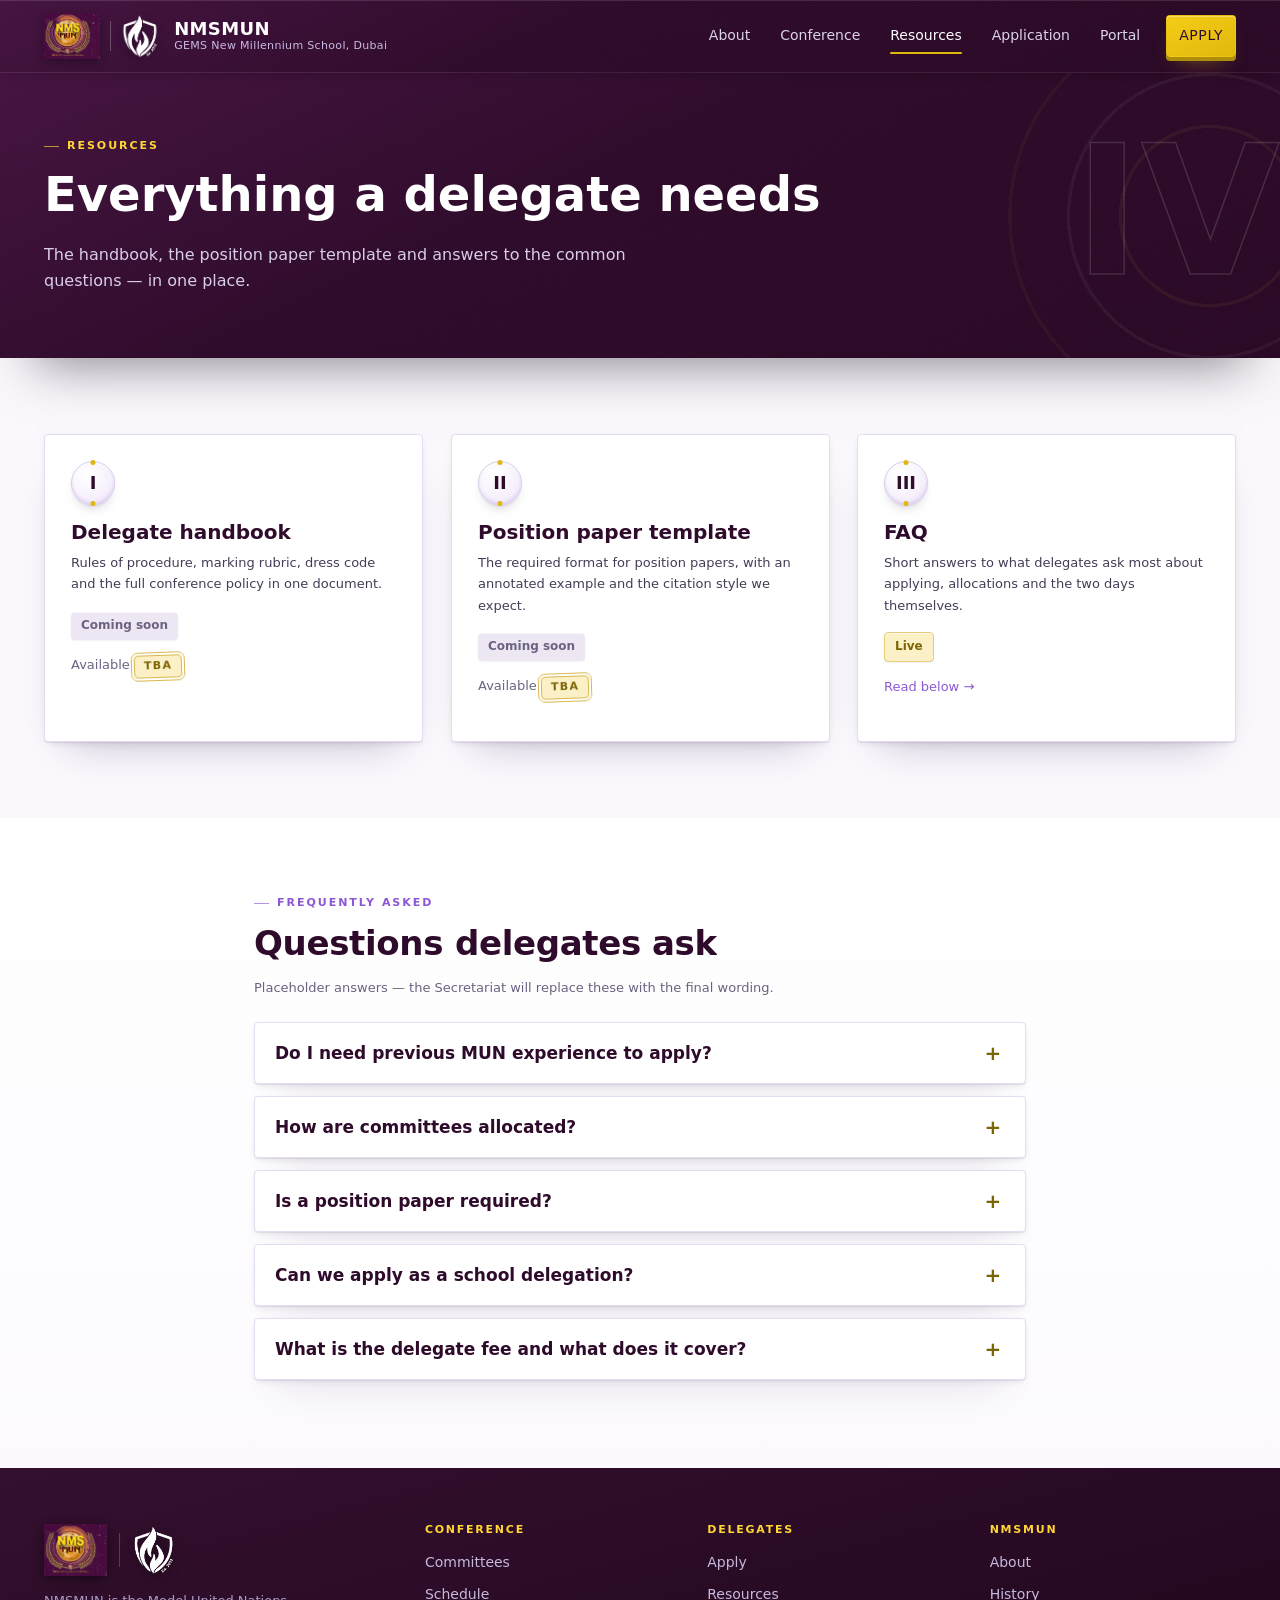
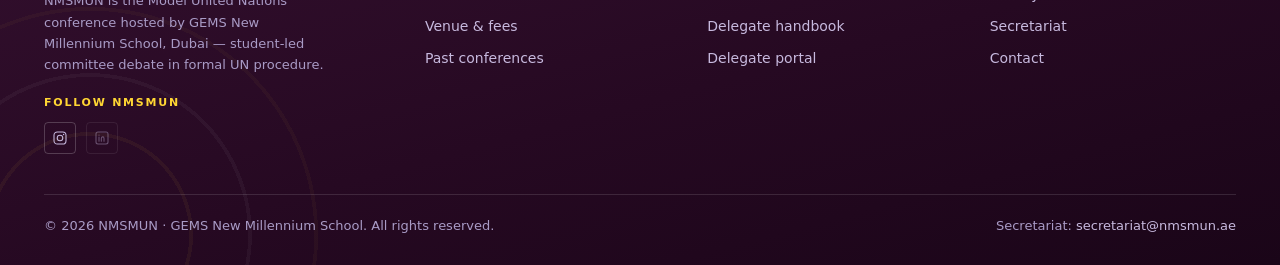
<file: Website MUN/resources.html>
<!doctype html>
<html lang="en">
<head>
  <meta charset="utf-8">
  <meta name="viewport" content="width=device-width, initial-scale=1">
  <title>Resources — NMSMUN</title>
  <meta name="description" content="The NMSMUN delegate handbook, position paper template and frequently asked questions.">
  <meta http-equiv="Content-Security-Policy" content="default-src 'self'; script-src 'self'; style-src 'self' 'unsafe-inline' https://fonts.googleapis.com; font-src https://fonts.gstatic.com; img-src 'self' data:; connect-src 'self'; object-src 'none'; base-uri 'self'; form-action 'self'">
  <meta name="referrer" content="strict-origin-when-cross-origin">
  <meta name="theme-color" content="#350D30">
  <link rel="icon" href="assets/favicon.svg" type="image/svg+xml">
  <link rel="preconnect" href="https://fonts.googleapis.com">
  <link rel="preconnect" href="https://fonts.gstatic.com" crossorigin>
  <link href="https://fonts.googleapis.com/css2?family=Bricolage+Grotesque:opsz,wght@12..96,400;12..96,600;12..96,700&family=Fraunces:ital,opsz,wght@0,9..144,500;0,9..144,600;1,9..144,500;1,9..144,600&family=Outfit:wght@400;500;600;700&display=swap" rel="stylesheet">
  <link rel="stylesheet" href="css/styles.css">
</head>
<body class="page-resources">
  <div id="site-header"></div>

  <main>

    <!-- Purple banner -->
    <div class="page-banner">
      <span class="page-banner__numeral" aria-hidden="true">IV</span>
      <div class="container">
        <span class="eyebrow" data-typewriter>Resources</span>
        <h1>Everything a delegate needs</h1>
        <p>The handbook, the position paper template and answers to the common questions — in one place.</p>
      </div>
    </div>

    <!-- Three roman-numeral cards -->
    <section class="section">
      <div class="container">
        <div class="grid grid-3">

          <div class="card card--hover">
            <div class="rn-card__numeral">I</div>
            <h3 class="card-title">Delegate handbook</h3>
            <p class="small">Rules of procedure, marking rubric, dress code and the full conference policy in one document.</p>
            <span class="chip chip--soon">Coming soon</span>
            <p class="small muted" style="margin-top:8px">Available <span class="tba">TBA</span></p>
          </div>

          <div class="card card--hover">
            <div class="rn-card__numeral">II</div>
            <h3 class="card-title">Position paper template</h3>
            <p class="small">The required format for position papers, with an annotated example and the citation style we expect.</p>
            <span class="chip chip--soon">Coming soon</span>
            <p class="small muted" style="margin-top:8px">Available <span class="tba">TBA</span></p>
          </div>

          <div class="card card--hover">
            <div class="rn-card__numeral">III</div>
            <h3 class="card-title">FAQ</h3>
            <p class="small">Short answers to what delegates ask most about applying, allocations and the two days themselves.</p>
            <span class="chip chip--live">Live</span>
            <p class="small" style="margin-top:8px"><a href="#faq">Read below &rarr;</a></p>
          </div>

        </div>
      </div>
    </section>

    <!-- FAQ accordion -->
    <section class="section section--white" id="faq">
      <div class="container" style="max-width:820px">
        <span class="eyebrow">Frequently asked</span>
        <h2 class="section-title">Questions delegates ask</h2>
        <p class="small muted">Placeholder answers — the Secretariat will replace these with the final wording.</p>

        <div class="accordion" style="margin-top:24px">

          <div class="accordion__item">
            <button class="accordion__btn" type="button">
              Do I need previous MUN experience to apply?
              <span class="accordion__icon" aria-hidden="true">+</span>
            </button>
            <div class="accordion__panel">
              <div class="accordion__panel-inner">
                <p>No. The Junior and Beginner tiers are built for first-time delegates, with chair-led coaching and a research pack
                issued in advance. Placeholder text — final answer to follow.</p>
              </div>
            </div>
          </div>

          <div class="accordion__item">
            <button class="accordion__btn" type="button">
              How are committees allocated?
              <span class="accordion__icon" aria-hidden="true">+</span>
            </button>
            <div class="accordion__panel">
              <div class="accordion__panel-inner">
                <p>Allocations are based on your stated experience level and committee preference, balanced across
                delegations. Advanced-tier applications are screened. Placeholder text — final answer to follow.</p>
              </div>
            </div>
          </div>

          <div class="accordion__item">
            <button class="accordion__btn" type="button">
              Is a position paper required?
              <span class="accordion__icon" aria-hidden="true">+</span>
            </button>
            <div class="accordion__panel">
              <div class="accordion__panel-inner">
                <p>Yes. Every delegate submits a position paper using the template on this page before the deadline.
                Placeholder text — final answer to follow.</p>
              </div>
            </div>
          </div>

          <div class="accordion__item">
            <button class="accordion__btn" type="button">
              Can we apply as a school delegation?
              <span class="accordion__icon" aria-hidden="true">+</span>
            </button>
            <div class="accordion__panel">
              <div class="accordion__panel-inner">
                <p>Yes. Delegations apply through their MUN coordinator; individual applications are also accepted.
                Placeholder text — final answer to follow.</p>
              </div>
            </div>
          </div>

          <div class="accordion__item">
            <button class="accordion__btn" type="button">
              What is the delegate fee and what does it cover?
              <span class="accordion__icon" aria-hidden="true">+</span>
            </button>
            <div class="accordion__panel">
              <div class="accordion__panel-inner">
                <p>The delegate fee is AED 200 and covers conference materials and lunch on both days.</p>
              </div>
            </div>
          </div>

        </div>
      </div>
    </section>

  </main>

  <div id="site-footer"></div>
  <script src="js/site.js"></script>
</body>
</html>
</file>
<file: Website MUN/css/styles.css>
/* ==========================================================================
   NMSMUN — GEMS New Millennium School Model United Nations
   Global stylesheet. One file, used by every page.

   HOW THIS FILE IS ORGANISED
   1.  Design tokens (colours, fonts, spacing)  <- edit brand colours here
   2.  Base / reset
   3.  Typography helpers
   4.  Layout (container, section, grid)
   5.  Buttons
   6.  Header
   7.  Footer
   8.  Reusable components (cards, chips, TBA flag, stat tiles, accordion...)
   9.  Scroll-reveal animation
   10. Page-specific blocks (home, about, conference, resources, application, portal)
   11. Visual flourishes & extended motion
   12. Responsive / media queries

   Nothing here needs changing to edit page TEXT — that lives in the .html files
   and in js/site.js (header + footer).
   ========================================================================== */

/* 1. DESIGN TOKENS ========================================================= */
:root {
  /* Brand colours (from the design system) */
  --purple:            #2E0B2A; /* header / footer / banners — brand purple, balanced for legibility */
  --purple-deep:       #260922; /* footer — a touch darker than the header */
  --accent:            #8B57D6; /* accent + links */
  --btn:               #E0B80C; /* buttons (yellow / gold) */
  --btn-hover:         #F5CC16; /* buttons brighten on hover */
  --bg:                #FAF7FD; /* page background */
  --text:              #453A55; /* body text */
  --yellow-on-purple:  #FFD633; /* yellow text ON dark purple only */
  --yellow-on-white:   #7D6404; /* yellow text on light backgrounds (never bright yellow) */

  /* Support tones (derived, safe to tweak) */
  --lilac:             #F1E9FA; /* soft lilac card fill */
  --lilac-deep:        #E7DBF7; /* lilac used on white sections */
  --cream:             #FDF7E3; /* confirmation card */
  --border:            #E6DCF1; /* thin 1px light border */
  --border-strong:     #D9CCEC;
  --grey-chip-bg:      #ECE7F2;
  --grey-chip-text:    #6C6280;
  --white:             #FFFFFF;

  /* Type */
  --font-head: "Bricolage Grotesque", "Trebuchet MS", system-ui, sans-serif;
  --font-body: "Outfit", system-ui, -apple-system, "Segoe UI", sans-serif;
  --font-serif: "Fraunces", "Iowan Old Style", Georgia, serif; /* editorial accent — pull-quotes, signature only */

  /* Shape */
  --radius: 4px;                 /* sharp 4px corners everywhere */
  --maxw: 1240px;                /* content max width */
  --hairline: 1px solid var(--border);

  /* Motion */
  --ease: cubic-bezier(0.22, 0.61, 0.36, 1);
  --reveal-speed: 620ms;         /* medium-speed scroll fade */

  /* Shadows — resting elevation for cards/tiles, plus the hover shadow.
     Each is layered (a tight contact shadow + a soft ambient throw) so
     raised surfaces read as sitting at a real height above the page,
     not just outlined. */
  --shadow-rest: 0 1px 1px rgba(37, 20, 63, 0.07), 0 3px 8px -3px rgba(37, 20, 63, 0.14), 0 22px 40px -26px rgba(37, 20, 63, 0.32);
  --shadow-hover: 0 2px 3px rgba(37, 20, 63, 0.09), 0 10px 20px -8px rgba(37, 20, 63, 0.24), 0 36px 60px -28px rgba(37, 20, 63, 0.4);
  --shadow-lg: 0 8px 18px -6px rgba(20, 8, 30, 0.35), 0 46px 90px -34px rgba(20, 8, 30, 0.62);
  --shadow-press: inset 0 2px 5px rgba(37, 20, 63, 0.16), inset 0 0 0 1px rgba(37, 20, 63, 0.03);

  /* Bevels — a hairline highlight standing in for a light source above the
     page, so flat-coloured raised surfaces (white cards, dark glass tiles)
     read as having a lit top edge rather than a painted-on rectangle. */
  --bevel: inset 0 1px 0 rgba(255, 255, 255, 0.8);
  --bevel-dark: inset 0 1px 0 rgba(255, 255, 255, 0.12);

  --btn-shade: #AD8C0A; /* the "side" of the gold button — darker gold, gives it a pressable edge */

  /* Gradient fills for the dark-purple panels (header, hero, footer, banners) —
     a slight diagonal shift in the same brand purple, so panels read as lit
     rather than flat colour swatches. */
  --grad-purple: linear-gradient(155deg, #451441 0%, var(--purple) 45%, #2a0926 100%);
  --grad-purple-deep: linear-gradient(165deg, #34102f 0%, var(--purple-deep) 55%, #1a0518 100%);
}

/* 2. BASE / RESET ========================================================= */
*, *::before, *::after { box-sizing: border-box; }

html { scroll-behavior: smooth; }

body {
  margin: 0;
  /* Two faint colour washes behind the whole page — barely visible on their
     own, but they stop every white/lilac section from reading as one flat
     sheet of colour. */
  background:
    radial-gradient(1100px 620px at 12% -8%, rgba(139, 87, 214, 0.06), transparent 60%),
    radial-gradient(900px 520px at 112% 8%, rgba(224, 184, 12, 0.05), transparent 55%),
    var(--bg);
  color: var(--text);
  font-family: var(--font-body);
  font-size: 16px;
  line-height: 1.65;
  -webkit-font-smoothing: antialiased;
  text-rendering: optimizeLegibility;
  user-select: none;
}

.element::-webkit-scrollbar { display:none; }
.element { -ms-overflow-style: none; scrollbar-width: none; }

img { max-width: 100%; display: block; }
a { color: var(--accent); text-decoration: none; }
a:hover { text-decoration: underline; }

/* Fine paper-grain overlay across the whole site — the one thing that most
   separates a flat template from something that feels printed/tactile.
   Fixed, non-interactive, blended so it reads on both light and dark panels. */
body::after {
  content: "";
  position: fixed;
  inset: 0;
  z-index: 250;
  pointer-events: none;
  opacity: 0.035;
  mix-blend-mode: overlay;
  background-image: url("data:image/svg+xml,%3Csvg xmlns='http://www.w3.org/2000/svg'%3E%3Cfilter id='n'%3E%3CfeTurbulence type='fractalNoise' baseFrequency='0.85' numOctaves='2' stitchTiles='stitch'/%3E%3C/filter%3E%3Crect width='100%25' height='100%25' filter='url(%23n)'/%3E%3C/svg%3E");
  background-size: 180px 180px;
}

/* Keyboard focus ring — visible on every interactive element, not just
   form fields. Colour flips to gold inside dark-purple regions so it
   stays legible against both backgrounds. */
:focus-visible { outline: 2px solid var(--accent); outline-offset: 2px; }
.site-header :focus-visible,
.site-footer :focus-visible,
.hero :focus-visible,
.page-banner :focus-visible,
.how-box :focus-visible,
body.page-portal :focus-visible {
  outline-color: var(--yellow-on-purple);
}

h1, h2, h3, h4 {
  font-family: var(--font-head);
  font-weight: 600;              /* semi-bold */
  color: var(--purple);
  line-height: 1.15;
  margin: 0 0 0.4em;
  text-wrap: balance;
}

p { margin: 0 0 1rem; }
ul { margin: 0; padding: 0; list-style: none; }

/* 3. TYPOGRAPHY HELPERS =================================================== */
/* Bold 11px all-caps label with wide letter-spacing, sits above headings */
.eyebrow {
  font-family: var(--font-body);
  font-weight: 700;
  font-size: 11px;
  letter-spacing: 0.18em;
  text-transform: uppercase;
  color: var(--accent);
  margin: 0 0 12px;
  display: block;
}
.eyebrow--on-purple { color: var(--yellow-on-purple); }
/* Small tick before every eyebrow — a running "document heading" mark */
.eyebrow::before {
  content: "";
  display: inline-block;
  width: 15px;
  height: 1px;
  margin-right: 8px;
  vertical-align: middle;
  background: currentColor;
  opacity: 0.65;
}

.section-title { font-size: 34px; letter-spacing: -0.01em; }   /* section titles: 34px */
.card-title    { font-size: 20px; }           /* card titles: 20px */
.small         { font-size: 13px; }           /* small text: 13px */
.muted         { color: var(--grey-chip-text); }
.lede          { font-size: 18px; }

/* Hero headline scales 40 -> 64px */
.hero-title { font-size: clamp(40px, 5.4vw, 64px); letter-spacing: -0.02em; }

/* --- Pull-quote: the one editorial serif moment (SG letter, etc.) ------ */
.pull-quote {
  font-family: var(--font-serif);
  font-style: italic;
  font-weight: 500;
  font-size: clamp(21px, 2.4vw, 27px);
  line-height: 1.42;
  color: var(--purple);
  position: relative;
  padding-left: 30px;
  margin: 24px 0;
}
.pull-quote::before {
  content: "\201C";
  position: absolute;
  left: -4px;
  top: -18px;
  font-family: var(--font-serif);
  font-style: normal;
  font-weight: 600;
  font-size: 64px;
  line-height: 1;
  color: var(--btn);
}
.signature {
  font-family: var(--font-serif);
  font-style: italic;
  font-weight: 600;
  font-size: 19px;
  color: var(--purple);
  letter-spacing: 0.01em;
}

/* 4. LAYOUT ============================================================== */
.container {
  width: 100%;
  max-width: var(--maxw);
  margin: 0 auto;
  padding: 0 24px;
}

/* Every <section class="section"> fades in on scroll (see block 9) */
.section { padding: 76px 0; }
.section--tight { padding: 52px 0; }
.section--white { background: linear-gradient(180deg, #FFFFFF 0%, #FCFAFE 100%); }
.section--lilac { background: linear-gradient(165deg, var(--lilac) 0%, var(--lilac-deep) 100%); }

.grid { display: grid; gap: 28px; }
.grid-2 { grid-template-columns: 1fr 1fr; }
.grid-3 { grid-template-columns: repeat(3, 1fr); }
.grid-4 { grid-template-columns: repeat(4, 1fr); }

.split {
  display: grid;
  grid-template-columns: 1fr 1fr;
  gap: 48px;
  align-items: start;
}
.split--hero { align-items: center; }

/* Purple banner that sits under the header on interior pages */
.page-banner {
  background: var(--grad-purple);
  color: var(--white);
  padding: 64px 0;
}
.page-banner h1 { color: var(--white); font-size: clamp(32px, 4.4vw, 48px); }
.page-banner p { color: #D9CCEC; max-width: 60ch; margin: 0; }
.page-banner .eyebrow { color: var(--yellow-on-purple); }

/* 5. BUTTONS ============================================================= */
.btn {
  display: inline-flex;
  align-items: center;
  justify-content: center;
  gap: 8px;
  font-family: var(--font-body);
  font-weight: 700;
  font-size: 14px;
  letter-spacing: 0.04em;
  text-transform: uppercase;
  padding: 13px 24px;
  border-radius: var(--radius);
  border: 1px solid transparent;
  cursor: pointer;
  transition: background-color 160ms var(--ease), color 160ms var(--ease),
              border-color 160ms var(--ease), transform 160ms var(--ease);
}
.btn:hover { text-decoration: none; transform: translateY(-2px); }
.btn:active { transform: translateY(0) scale(0.96); }
.btn[disabled]:hover, .btn[disabled]:active { transform: none; }

/* Primary — the yellow button. Brightens on hover. Gradient + a solid
   "side" edge (the 0 4px 0 layer) instead of a flat fill, so it reads as a
   physical keycap sitting above the page — and can visibly press down. */
.btn--primary {
  background: linear-gradient(155deg, var(--btn-hover), var(--btn));
  color: var(--purple);
  box-shadow: 0 4px 0 var(--btn-shade), 0 12px 22px -12px rgba(224, 184, 12, 0.55), inset 0 1px 0 rgba(255, 255, 255, 0.35);
}
.btn--primary:hover {
  background: linear-gradient(155deg, var(--btn-hover), var(--btn-hover));
  box-shadow: 0 6px 0 var(--btn-shade), 0 20px 32px -12px rgba(224, 184, 12, 0.65), inset 0 1px 0 rgba(255, 255, 255, 0.45);
}
.btn--primary:active {
  transform: translateY(2px);
  box-shadow: 0 2px 0 var(--btn-shade), 0 8px 16px -10px rgba(224, 184, 12, 0.5), inset 0 1px 0 rgba(255, 255, 255, 0.3);
}

/* Outlined — used next to the primary button */
.btn--outline {
  background: transparent;
  border-color: currentColor;
  color: var(--purple);
}
.btn--outline:hover { border-color: var(--btn); color: var(--yellow-on-white); box-shadow: var(--shadow-rest); }

/* Outline variant when sitting on the dark purple hero — a touch of glass */
.btn--outline-light {
  color: var(--white);
  border-color: rgba(255,255,255,0.5);
  background: rgba(255, 255, 255, 0.04);
  backdrop-filter: blur(6px);
  -webkit-backdrop-filter: blur(6px);
}
.btn--outline-light:hover { border-color: var(--btn); color: var(--yellow-on-purple); background: rgba(255, 255, 255, 0.07); }

.btn--sm { padding: 9px 16px; font-size: 12px; }
.btn[disabled] { opacity: 0.45; cursor: not-allowed; }

/* 6. HEADER ============================================================= */
/* Markup is injected by js/site.js so it is identical on every page. */
.site-header {
  position: sticky;
  top: 0;
  z-index: 100;
  background: var(--grad-purple);
  border-bottom: 1px solid rgba(255, 255, 255, 0.08);
  box-shadow: var(--bevel-dark), 0 4px 14px -8px rgba(10, 4, 14, 0.45);
  transition: box-shadow 260ms var(--ease);
}
/* js/site.js (initHeaderScrollShadow) adds this once the page scrolls, so the
   header lifts off the content instead of just ending at a hairline. */
.site-header.is-scrolled { box-shadow: var(--bevel-dark), 0 18px 34px -22px rgba(10, 4, 14, 0.65); }
.site-header__inner {
  display: flex;
  align-items: center;
  justify-content: space-between;
  gap: 24px;
  min-height: 72px;
  padding-top: 10px;
  padding-bottom: 10px;
}
.brand { display: flex; align-items: center; gap: 12px; }
.brand__logos { display: flex; align-items: center; gap: 10px; }
.brand__logos img { height: 46px; width: auto; filter: drop-shadow(0 3px 5px rgba(10, 4, 14, 0.4)); transition: transform 260ms var(--ease); }         /* logos at 46px */
.brand:hover .brand__logos img:first-child { transform: rotate(-8deg) scale(1.08); }
.brand__divider {
  width: 1px;
  height: 30px;
  background: rgba(255, 255, 255, 0.25);
}
.brand__text { display: flex; flex-direction: column; line-height: 1.15; }
.brand__name {
  font-family: var(--font-head);
  font-weight: 600;
  font-size: 18px;
  color: var(--white);
  letter-spacing: 0.02em;
}
.brand__school { font-size: 11px; color: #C9B9E4; letter-spacing: 0.03em; }

.nav { display: flex; align-items: center; gap: 6px; }
.nav a {
  position: relative;
  color: #DCD2EC;
  font-size: 14px;
  font-weight: 500;
  padding: 8px 12px;
  border-radius: var(--radius);
}
.nav a:hover { color: var(--white); text-decoration: none; }
/* Active page gets a yellow underline */
.nav a[aria-current="page"] { color: var(--white); }
.nav a[aria-current="page"]::after {
  content: "";
  position: absolute;
  left: 12px;
  right: 12px;
  bottom: 2px;
  height: 2px;
  background: var(--btn);
  border-radius: 2px;
}
.nav .btn { margin-left: 8px; }
/* Nav link colour must not bleed into the Apply button */
.nav .btn--primary { color: var(--purple); }
.nav .btn--primary:hover { color: var(--purple); }
.nav .btn--outline-light { color: var(--white); }

/* Mobile nav toggle (hidden on desktop) */
.nav-toggle {
  display: none;
  background: transparent;
  border: 1px solid rgba(255,255,255,0.3);
  border-radius: var(--radius);
  color: var(--white);
  padding: 8px 10px;
  cursor: pointer;
  font-size: 13px;
}

/* 7. FOOTER ============================================================= */
.site-footer {
  background: var(--grad-purple-deep);
  color: #C7B9DE;
  padding: 56px 0 28px;
  position: relative;
  overflow: hidden;
}
.site-footer a { color: #C7B9DE; }
.site-footer a:hover { color: var(--yellow-on-purple); text-decoration: none; }
/* Faint echo of the hero/page-banner ring motif, so the footer reads as
   part of the same system rather than a plain dark strip closing the page. */
.site-footer::before {
  content: "";
  position: absolute;
  bottom: -230px; left: -170px;
  width: 520px; height: 520px;
  border-radius: 50%;
  pointer-events: none;
  z-index: 0;
  background: radial-gradient(circle,
    transparent 0 27%,
    rgba(255, 214, 51, 0.05) 27% 28%, transparent 28% 43%,
    rgba(255, 255, 255, 0.04) 43% 44%, transparent 44% 61%,
    rgba(255, 214, 51, 0.035) 61% 62%, transparent 62% 80%,
    rgba(255, 255, 255, 0.03) 80% 81%, transparent 81%);
}
.site-footer > .container { position: relative; z-index: 1; }
.footer-top {
  display: grid;
  grid-template-columns: 1.4fr 1fr 1fr 1fr;
  gap: 36px;
}
.footer-brand__logos { display: flex; align-items: center; gap: 12px; margin-bottom: 14px; }
.footer-brand__logos img { height: 52px; width: auto; filter: drop-shadow(0 3px 6px rgba(0, 0, 0, 0.45)); }   /* footer logos at 52px */
.footer-brand__divider { width: 1px; height: 34px; background: rgba(255,255,255,0.2); }
.footer-brand p { font-size: 13px; max-width: 34ch; color: #A99BC6; }
.footer-social { margin-top: 18px; }
.footer-social__label {
  display: block;
  font-family: var(--font-body);
  font-weight: 700;
  font-size: 11px;
  letter-spacing: 0.16em;
  text-transform: uppercase;
  color: var(--yellow-on-purple);
  margin-bottom: 10px;
}
.footer-social__icons { display: flex; gap: 10px; }
.footer-social__link {
  display: flex;
  align-items: center;
  justify-content: center;
  width: 32px;
  height: 32px;
  border: 1px solid rgba(255,255,255,0.2);
  border-radius: var(--radius);
  color: #C7B9DE;
  transition: border-color 200ms var(--ease), color 200ms var(--ease);
}
.footer-social__link:hover { border-color: var(--yellow-on-purple); color: var(--yellow-on-purple); }
.footer-social__link.is-soon { opacity: 0.4; cursor: default; }
.footer-social__link.is-soon:hover { border-color: rgba(255,255,255,0.2); color: #C7B9DE; }
.footer-col h4 {
  font-family: var(--font-body);
  font-weight: 700;
  font-size: 11px;
  letter-spacing: 0.16em;
  text-transform: uppercase;
  color: var(--yellow-on-purple);
  margin-bottom: 14px;
}
.footer-col li { margin-bottom: 9px; font-size: 14px; }
.footer-bottom {
  margin-top: 40px;
  padding-top: 20px;
  border-top: 1px solid rgba(255, 255, 255, 0.12);
  display: flex;
  justify-content: space-between;
  gap: 16px;
  flex-wrap: wrap;
  font-size: 13px;
  color: #A99BC6;
}

/* 8. REUSABLE COMPONENTS ================================================ */

/* --- TBA / placeholder flag -------------------------------------------------
   Wrap ANY not-yet-final value in <span class="tba">TBA</span> (or add the
   class "is-tba" to a chip). Every placeholder on the site uses this so it is
   obvious what still needs real content. */
.tba {
  display: inline-block;
  font-family: var(--font-body);
  font-weight: 700;
  font-size: 11px;
  letter-spacing: 0.12em;
  text-transform: uppercase;
  color: var(--yellow-on-white);
  background: #FBF0C6;
  border: 1.5px solid #D9B84A;
  outline: 1px solid #D9B84A;
  outline-offset: 2px;
  border-radius: var(--radius);
  padding: 2px 9px;
  line-height: 1.5;
  transform: rotate(-2deg);
}
/* TBA sitting on a dark purple background */
.tba--on-purple {
  color: var(--yellow-on-purple);
  background: rgba(255, 214, 51, 0.12);
  border-color: rgba(255, 214, 51, 0.55);
  outline-color: rgba(255, 214, 51, 0.28);
}

/* --- Numeral badge: the site's recurring roman-numeral seal — tier
   markers, milestones, resource cards, all read from the same device. */
.numeral-badge, .rn-card__numeral {
  display: inline-flex;
  align-items: center;
  justify-content: center;
  width: 44px;
  height: 44px;
  border-radius: 50%;
  border: 1.5px solid var(--border-strong);
  font-family: var(--font-head);
  font-weight: 600;
  font-size: 16px;
  color: var(--purple);
  background: radial-gradient(circle at 34% 28%, #FFFFFF 0%, #F7F2FC 55%, #ECE3F7 100%);
  position: relative;
  flex: none;
  line-height: 1;
  box-shadow: 0 1px 2px rgba(37, 20, 63, 0.08), 0 8px 14px -9px rgba(37, 20, 63, 0.4),
              inset 0 1px 0 rgba(255, 255, 255, 0.95), inset 0 -2px 3px rgba(139, 87, 214, 0.14);
  transition: box-shadow 220ms var(--ease), transform 220ms var(--ease);
}
.card--hover:hover .numeral-badge {
  box-shadow: 0 0 0 5px rgba(139, 87, 214, 0.12), 0 10px 16px -9px rgba(37, 20, 63, 0.45),
              inset 0 1px 0 rgba(255, 255, 255, 0.95), inset 0 -2px 3px rgba(139, 87, 214, 0.14);
  transform: scale(1.06);
}
.numeral-badge::before, .numeral-badge::after,
.rn-card__numeral::before, .rn-card__numeral::after {
  content: "";
  position: absolute;
  left: 50%;
  width: 5px;
  height: 5px;
  border-radius: 50%;
  background: var(--btn);
  transform: translateX(-50%);
}
.numeral-badge::before, .rn-card__numeral::before { top: -2px; }
.numeral-badge::after,  .rn-card__numeral::after  { bottom: -2px; }
.card > .numeral-badge { margin-bottom: 16px; }
.rn-card__numeral { font-size: 18px; margin-bottom: 16px; }

.numeral-badge--on-purple {
  background: radial-gradient(circle at 34% 28%, rgba(255, 255, 255, 0.16), rgba(255, 255, 255, 0.02) 65%);
  border-color: rgba(255, 214, 51, 0.5);
  color: var(--white);
  box-shadow: 0 8px 14px -9px rgba(0, 0, 0, 0.55), inset 0 1px 0 rgba(255, 255, 255, 0.22), inset 0 -2px 3px rgba(0, 0, 0, 0.35);
}
.numeral-badge--on-purple::before, .numeral-badge--on-purple::after {
  background: var(--yellow-on-purple);
}

/* --- Card ---------------------------------------------------------------- */
.card {
  background: var(--white);
  border: var(--hairline);
  border-radius: var(--radius);
  padding: 26px;
  box-shadow: var(--shadow-rest), var(--bevel);
  transition: transform 200ms var(--ease), box-shadow 200ms var(--ease),
              border-color 200ms var(--ease);
}
/* Cards lift + tilt toward the cursor on hover, soft shadow, border turns
   yellow. --tilt-x/--tilt-y/--spot-x/--spot-y are set by js/site.js
   (initCardTilt) — they simply sit at their flat defaults without JS. */
.card--hover {
  --tilt-x: 0deg;
  --tilt-y: 0deg;
  --lift: 0px;
  position: relative;
  transform: perspective(900px) rotateX(var(--tilt-x)) rotateY(var(--tilt-y)) translateY(var(--lift));
}
.card--hover::before {
  content: "";
  position: absolute;
  inset: 0;
  pointer-events: none;
  border-radius: inherit;
  opacity: 0;
  background: radial-gradient(220px circle at var(--spot-x, 50%) var(--spot-y, 50%), rgba(139, 87, 214, 0.14), transparent 70%);
  transition: opacity 300ms var(--ease);
}
.card--hover:hover {
  --lift: -4px;
  box-shadow: var(--shadow-hover), var(--bevel);
  border-color: var(--btn);
}
.card--hover:hover::before { opacity: 1; }
.card__top-edge { height: 6px; width: 56px; border-radius: 0 0 3px 3px; margin: -26px 0 22px; }

/* --- Chips ------------------------------------------------------------- */
.chip {
  display: inline-block;
  font-size: 12px;
  font-weight: 600;
  padding: 4px 10px;
  border-radius: var(--radius);
  background: var(--grey-chip-bg);
  color: var(--grey-chip-text);
  margin: 0 6px 6px 0;
  box-shadow: 0 1px 2px rgba(37, 20, 63, 0.06), inset 0 1px 0 rgba(255, 255, 255, 0.6);
}
.chip--yellow {                      /* the one yellow accent per screen */
  background: #FBF0C6;
  color: var(--yellow-on-white);
  border: 1px solid #E7CE7A;
}
.chip--live { background: #FBF0C6; color: var(--yellow-on-white); border: 1px solid #E7CE7A; }
.chip--soon { background: var(--grey-chip-bg); color: var(--grey-chip-text); }

/* --- Stat tile (yellow left border) ---------------------------------- */
.stat {
  background: linear-gradient(165deg, #FFFFFF 0%, #FBF8FE 100%);
  border: var(--hairline);
  border-left: 4px solid var(--btn);
  border-radius: var(--radius);
  padding: 22px 24px;
  box-shadow: var(--shadow-rest), var(--bevel);
  --tilt-x: 0deg;
  --tilt-y: 0deg;
  --lift: 0px;
  transform: perspective(900px) rotateX(var(--tilt-x)) rotateY(var(--tilt-y)) translateY(var(--lift));
  transition: transform 200ms var(--ease), box-shadow 200ms var(--ease);
}
.stat:hover { --lift: -3px; box-shadow: var(--shadow-hover), var(--bevel); }
.stat__num { font-family: var(--font-head); font-weight: 600; font-size: 28px; color: var(--purple); }
.stat__label { font-size: 13px; color: var(--grey-chip-text); }

/* --- Icon glyphs: small line icons on stat tiles and info boxes -------- */
.icon-glyph {
  width: 26px;
  height: 26px;
  color: var(--accent);
  margin-bottom: 10px;
  display: block;
}
.stat .icon-glyph { width: 24px; height: 24px; margin-bottom: 8px; }

/* --- Pulsing dot (used in the status strip) ------------------------- */
.dot {
  width: 8px; height: 8px; border-radius: 50%;
  background: var(--btn);
  display: inline-block;
  position: relative;
  flex: none;
}
.dot::after {
  content: "";
  position: absolute; inset: 0;
  border-radius: 50%;
  background: var(--btn);
  animation: dot-pulse 2s var(--ease) infinite;
}
@keyframes dot-pulse {
  0%   { transform: scale(1);   opacity: 0.7; }
  70%  { transform: scale(2.6); opacity: 0; }
  100% { transform: scale(2.6); opacity: 0; }
}
@media (prefers-reduced-motion: reduce) {
  .dot::after { animation: none; }
}

/* --- Photo / image placeholder ------------------------------------- */
/* A soft wash + two opposing corner brackets, like a scan/viewfinder frame,
   rather than a generic striped "coming soon" box. */
.ph {
  background: linear-gradient(135deg, #F1E9FA 0%, #E7DBF7 100%);
  border: 1px dashed var(--border-strong);
  border-radius: var(--radius);
  box-shadow: inset 0 2px 8px rgba(69, 58, 85, 0.1), inset 0 -1px 0 rgba(255, 255, 255, 0.5);
  display: flex;
  align-items: center;
  justify-content: center;
  text-align: center;
  color: var(--grey-chip-text);
  font-size: 12px;
  font-weight: 600;
  letter-spacing: 0.08em;
  text-transform: uppercase;
  min-height: 140px;
  padding: 12px;
  position: relative;
}
.ph::before, .ph::after {
  content: "";
  position: absolute;
  width: 14px;
  height: 14px;
  border: 2px solid var(--accent);
  opacity: 0.4;
}
.ph::before { top: 8px; left: 8px; border-right: 0; border-bottom: 0; }
.ph::after  { bottom: 8px; right: 8px; border-left: 0; border-top: 0; }
/* Round variant: a medallion ring instead of corner brackets — fits a
   portrait, not a scanned document. */
.ph--round {
  border: none;
  border-radius: 50%;
  aspect-ratio: 1;
  min-height: 0;
  box-shadow:
    0 0 0 1px var(--white),
    0 0 0 3px var(--accent),
    0 0 0 4px var(--white),
    0 0 0 6px rgba(139, 87, 214, 0.22);
}
.ph--round::before, .ph--round::after { content: none; }
.ph--avatar { width: 96px; height: 96px; }

/* --- Accordion (Resources FAQ) ----------------------------------- */
.accordion__item {
  border: var(--hairline);
  border-radius: var(--radius);
  margin-bottom: 12px;
  background: var(--white);
  box-shadow: var(--shadow-rest), var(--bevel);
  transition: box-shadow 200ms var(--ease);
}
.accordion__item.is-open { box-shadow: var(--shadow-hover), var(--bevel); }
.accordion__btn {
  width: 100%;
  display: flex;
  align-items: center;
  justify-content: space-between;
  gap: 16px;
  text-align: left;
  background: transparent;
  border: 0;
  padding: 18px 20px;
  font-family: var(--font-head);
  font-weight: 600;
  font-size: 17px;
  color: var(--purple);
  cursor: pointer;
  transition: background-color 160ms var(--ease);
}
.accordion__btn:hover { background: var(--lilac); }
.accordion__icon {
  flex: none;
  width: 24px; height: 24px;
  display: grid; place-items: center;
  color: var(--yellow-on-white);
  font-size: 20px;
  font-weight: 700;
  line-height: 1;
  transition: transform 260ms var(--ease);
}
/* "+" rotates into a "x" instead of the text swapping — one less DOM write */
.accordion__item.is-open .accordion__icon { transform: rotate(45deg); }
/* Grid-rows trick: animates open/closed without a hardcoded max-height,
   so answers of any length are never clipped. */
.accordion__panel {
  display: grid;
  grid-template-rows: 0fr;
  transition: grid-template-rows 260ms var(--ease);
}
/* Bottom padding sits on the LAST CHILD, not this box itself — this box is the
   one being grid-rows-collapsed to 0, and an element's own padding can never
   render smaller than its padding sum, so padding here would stop it fully
   closing (a ~18px sliver of the answer stayed visible even when collapsed). */
.accordion__panel-inner { overflow: hidden; min-height: 0; padding: 0 20px; font-size: 15px; }
.accordion__panel-inner > *:last-child { padding-bottom: 18px; }
.accordion__item.is-open .accordion__panel { grid-template-rows: 1fr; }

/* --- Filter pills (Conference) --------------------------------- */
.pills { display: flex; flex-wrap: wrap; gap: 10px; }
.pill {
  font-family: var(--font-body);
  font-weight: 600;
  font-size: 13px;
  padding: 8px 16px;
  border-radius: var(--radius);
  border: 1px solid var(--border-strong);
  background: var(--white);
  color: var(--text);
  cursor: pointer;
  box-shadow: 0 1px 2px rgba(37, 20, 63, 0.06), 0 6px 12px -8px rgba(37, 20, 63, 0.28), inset 0 1px 0 rgba(255, 255, 255, 0.7);
  transition: background-color 140ms var(--ease), color 140ms var(--ease),
              border-color 140ms var(--ease), transform 140ms var(--ease),
              box-shadow 140ms var(--ease);
}
.pill:hover { border-color: var(--btn); transform: translateY(-1px); box-shadow: 0 2px 3px rgba(37, 20, 63, 0.08), 0 10px 18px -8px rgba(37, 20, 63, 0.32), inset 0 1px 0 rgba(255, 255, 255, 0.7); }
/* Active pill reads as pressed in, not just recoloured — the inset shadow
   is the same device the selected experience-option and application-form
   inputs use, so "currently selected" always looks physically pushed down. */
.pill.is-active { background: var(--purple); color: var(--white); border-color: var(--purple); box-shadow: var(--shadow-press); transform: none; }

/* --- Schedule table ------------------------------------------- */
.table-wrap { overflow-x: auto; border: var(--hairline); border-radius: var(--radius); box-shadow: var(--shadow-rest); }
table.schedule { width: 100%; border-collapse: collapse; min-width: 560px; }
table.schedule thead th {
  background: var(--purple);
  color: var(--white);
  font-family: var(--font-body);
  font-weight: 700;
  font-size: 12px;
  letter-spacing: 0.08em;
  text-transform: uppercase;
  padding: 14px 18px;
  text-align: left;
  box-shadow: var(--bevel-dark), inset 0 -3px 4px -2px rgba(0, 0, 0, 0.25);
}
table.schedule td {
  padding: 14px 18px;
  border-top: var(--hairline);
  font-size: 14px;
  vertical-align: top;
}
table.schedule tbody tr:nth-child(even) { background: #FBF8FE; }

/* 9. SCROLL-REVEAL ANIMATION ================================== */
/* js/site.js adds .reveal to every .section and toggles .is-visible. */
.reveal {
  opacity: 0;
  transform: translateY(22px);
  transition: opacity var(--reveal-speed) var(--ease),
              transform var(--reveal-speed) var(--ease);
  will-change: opacity, transform;
}
.reveal.is-visible { opacity: 1; transform: none; }
@media (prefers-reduced-motion: reduce) {
  .reveal { opacity: 1; transform: none; transition: none; }
}

/* --- Word-by-word heading reveal ---------------------------------------
   js/site.js (initTextReveal) wraps each word of .section-title in
   <span class="reveal-word"><span class="reveal-word__inner">…</span></span>,
   then adds "is-revealed" once the heading enters the viewport. Skipped
   entirely under reduced-motion, so those headings just stay as plain text.
   .hero-title and .page-banner h1 use the typewriter heading effect below
   instead — see initTypewriterHeadings(). */
.js-text-reveal .reveal-word {
  display: inline-block;
  overflow: hidden;
  vertical-align: bottom;
}
.js-text-reveal .reveal-word__inner {
  display: inline-block;
  transform: translateY(115%);
  opacity: 0;
  transition: transform 640ms var(--ease), opacity 480ms var(--ease);
  transition-delay: calc(var(--w-i, 0) * 55ms);
  will-change: transform, opacity;
}
.js-text-reveal.is-revealed .reveal-word__inner { transform: none; opacity: 1; }

/* --- Typewriter caret ---------------------------------------------------
   js/site.js types out [data-typewriter] elements (the small eyebrow
   labels) and, separately, .hero-title / .page-banner h1 (the page's main
   heading, via initTypewriterHeadings) a character at a time, toggling
   "is-typing" while each runs; this draws the blinking caret at the end of
   whichever one is currently typing. */
[data-typewriter].is-typing::after,
.hero-title.is-typing::after,
.page-banner h1.is-typing::after {
  content: "";
  display: inline-block;
  width: 2px;
  height: 0.9em;
  margin-left: 3px;
  vertical-align: -0.15em;
  background: currentColor;
  animation: caret-blink 900ms steps(1) infinite;
}
@keyframes caret-blink { 50% { opacity: 0; } }
@media (prefers-reduced-motion: reduce) {
  [data-typewriter].is-typing::after,
  .hero-title.is-typing::after,
  .page-banner h1.is-typing::after { display: none; }
}

/* 10. PAGE-SPECIFIC BLOCKS ==================================== */

/* --- HOME: hero ------------------------------------------------ */
.hero { background: var(--grad-purple); color: var(--white); padding: 84px 0; }
.hero .hero-title { color: var(--white); }
.hero p { color: #D6C9EC; max-width: 46ch; }
.hero__actions { display: flex; flex-wrap: wrap; gap: 14px; margin-top: 26px; }

/* Countdown card */
.countdown {
  background: rgba(255, 255, 255, 0.05);
  border: 1px solid rgba(255, 255, 255, 0.16);
  border-radius: var(--radius);
  padding: 28px;
  box-shadow: var(--shadow-lg);
}
.countdown__label {
  font-weight: 700; font-size: 11px; letter-spacing: 0.18em; text-transform: uppercase;
  color: #C9B9E4; margin-bottom: 14px;
}
.countdown__date {
  display: inline-block;
  font-family: var(--font-body);
  font-weight: 700;
  font-size: 12px;
  letter-spacing: 0.12em;
  text-transform: uppercase;
  color: var(--yellow-on-purple);
  border: 1px solid rgba(255, 214, 51, 0.55);
  border-radius: var(--radius);
  padding: 3px 10px;
}
.countdown__tiles { display: grid; grid-template-columns: repeat(4, 1fr); gap: 12px; margin-top: 18px; }
.countdown__tile {
  background: rgba(255, 255, 255, 0.06);
  border: 1px solid rgba(255, 255, 255, 0.12);
  border-radius: var(--radius);
  padding: 14px 6px;
  text-align: center;
  backdrop-filter: blur(8px);
  -webkit-backdrop-filter: blur(8px);
  box-shadow: inset 0 1px 0 rgba(255, 255, 255, 0.16), inset 0 -8px 12px -8px rgba(0, 0, 0, 0.35),
              0 10px 18px -12px rgba(0, 0, 0, 0.5);
}
.countdown__num { font-family: var(--font-head); font-weight: 600; font-size: 30px; color: var(--white); }
.countdown__unit { font-size: 11px; letter-spacing: 0.1em; text-transform: uppercase; color: #B7A6D4; }

/* Home stat row + key dates strip */
.stat-row { display: grid; grid-template-columns: repeat(3, 1fr); gap: 20px; margin-top: -40px; position: relative; z-index: 2; }

.key-dates { background: var(--grad-purple); padding: 28px 0; margin-top: 44px; }
.key-dates__inner { display: flex; align-items: center; gap: 28px; flex-wrap: wrap; }
.key-dates__label {
  flex: none;
  font-family: var(--font-body); font-size: 12px; font-weight: 700;
  letter-spacing: 0.14em; text-transform: uppercase; color: var(--yellow-on-purple);
}
.key-dates .weird {
  white-space: pre-line;
}
.status-strip {
  display: grid; grid-template-columns: repeat(4, 1fr); gap: 18px;
  flex: 1; min-width: 0;
}
.status-strip__item {
  display: flex; align-items: flex-start; gap: 10px;
  background: rgba(255, 255, 255, 0.05);
  border: 1px solid rgba(255, 255, 255, 0.1);
  border-radius: var(--radius);
  padding: 14px 16px;
  box-shadow: var(--bevel-dark), 0 10px 18px -14px rgba(0, 0, 0, 0.6);
  transition: transform 200ms var(--ease), border-color 200ms var(--ease),
              background-color 200ms var(--ease), box-shadow 200ms var(--ease);
}
.status-strip__item:hover {
  transform: translateY(-2px);
  border-color: rgba(255, 214, 51, 0.35);
  background: rgba(255, 255, 255, 0.08);
  box-shadow: var(--bevel-dark), 0 16px 26px -14px rgba(0, 0, 0, 0.65);
}
.status-strip__item h4 { font-family: var(--font-body); font-size: 13px; font-weight: 700; margin: 0 0 3px; color: var(--white); }
.key-dates__value { color: var(--white); }

/* SG letter photo card */
.sg-card {
  background: var(--lilac);
  border: var(--hairline);
  border-radius: var(--radius);
  padding: 26px;
  text-align: center;
  box-shadow: var(--shadow-rest), var(--bevel);
}
.sg-card .ph--avatar { margin: 0 auto 14px; }
.sg-card h3 { margin-bottom: 2px; }

/* Communities Cup tiles */
.community-grid { display: grid; grid-template-columns: 1fr 1fr; gap: 16px; }
.community-tile {
  border: var(--hairline);
  border-radius: var(--radius);
  padding: 18px;
  background: var(--white);
  box-shadow: var(--shadow-rest), var(--bevel);
  --tilt-x: 0deg;
  --tilt-y: 0deg;
  --lift: 0px;
  transform: perspective(900px) rotateX(var(--tilt-x)) rotateY(var(--tilt-y)) translateY(var(--lift));
  transition: transform 200ms var(--ease), box-shadow 200ms var(--ease);
}
.community-tile:hover { --lift: -3px; box-shadow: var(--shadow-hover), var(--bevel); }
.community-tile__swatch { height: 46px; border-radius: var(--radius); margin-bottom: 12px; position: relative; overflow: hidden; }
/* Diagonal light sheen over the flat swatch colour (set inline per tile) so
   it reads as a lit surface rather than a solid rectangle. */
.community-tile__swatch::after {
  content: "";
  position: absolute;
  inset: 0;
  background: linear-gradient(135deg, rgba(255, 255, 255, 0.4), transparent 55%, rgba(0, 0, 0, 0.12));
}
/* Cropped roman-numeral watermark, echoing the hero/page-banner medallion at
   tile scale, so each community reads as its own sealed emblem. */
.community-tile__numeral {
  position: absolute;
  top: 50%;
  right: 10px;
  transform: translateY(-50%);
  font-family: var(--font-head);
  font-weight: 700;
  font-size: 46px;
  line-height: 1;
  color: transparent;
  -webkit-text-stroke: 1.3px rgba(255, 255, 255, 0.5);
  pointer-events: none;
  user-select: none;
}

/* --- ABOUT: milestones + role cards -------------------------- */
.milestone { display: flex; gap: 16px; padding: 16px 0; border-top: var(--hairline); }
.milestone:first-child { border-top: 0; }
.milestone__year { flex: none; width: 92px; display: flex; align-items: flex-start; padding-top: 2px; }

/* Role cards read like a delegate credential: photo + id tag, role tag,
   name, then a barcode-style strip closing the badge. */
.role-card { text-align: left; }
.role-card__head { display: flex; align-items: center; justify-content: space-between; gap: 12px; margin-bottom: 12px; }
.role-card__head .ph--avatar { margin-bottom: 0; }
.role-card__id {
  font-family: var(--font-body); font-weight: 700; font-size: 11px;
  letter-spacing: 0.1em; color: var(--grey-chip-text);
  border: 1px solid var(--border-strong); border-radius: var(--radius);
  padding: 3px 8px; flex: none;
}
.role-card__role {
  font-family: var(--font-body); font-weight: 700; font-size: 11px;
  letter-spacing: 0.14em; text-transform: uppercase; color: var(--accent);
  margin: 0 0 2px;
}
.role-card__strip {
  margin-top: 16px;
  height: 10px;
  border-radius: 2px;
  opacity: 0.32;
  background: repeating-linear-gradient(90deg,
    var(--purple) 0 2px, transparent 2px 5px,
    var(--accent) 5px 6px, transparent 6px 10px,
    var(--purple) 10px 11px, transparent 11px 16px);
}

/* --- CONFERENCE: committee cards --------------------------- */
.committee-group { margin-bottom: 44px; }
.committee-group__head { display: flex; align-items: flex-start; gap: 16px; }
.committee-group__subtitle { max-width: 68ch; color: var(--grey-chip-text); margin-top: 4px; }
/* "No. 01" tag per committee card, numbered fresh within each tier group */
.committee-group .grid { counter-reset: committee-idx; }
.committee-group .grid > .card { counter-increment: committee-idx; }
.committee-group .grid > .card::after {
  content: "No. " counter(committee-idx, decimal-leading-zero);
  position: absolute;
  top: 16px; right: 18px;
  font-family: var(--font-body);
  font-weight: 700;
  font-size: 10px;
  letter-spacing: 0.1em;
  color: var(--grey-chip-text);
  opacity: 0.55;
}
.committee-card__head { display: flex; align-items: center; gap: 14px; }
.committee-card__logo { flex: none; width: 60px; height: 56px; object-fit: contain; }
.committee-card__acronym { font-family: var(--font-head); font-weight: 600; font-size: 26px; color: var(--purple); }
.committee-card__full {
  font-size: 11px; font-weight: 700; letter-spacing: 0.1em; text-transform: uppercase;
  color: var(--grey-chip-text); margin: 4px 0 12px;
}
.committee-card__head .committee-card__full { margin: 2px 0 0; }
.committee-card__foot {
  margin-top: 16px; padding-top: 14px; border-top: var(--hairline);
  font-size: 12px; color: var(--grey-chip-text);
}
.info-box {
  background: var(--white);
  border: var(--hairline);
  border-radius: var(--radius);
  padding: 22px;
  position: relative;
  box-shadow: var(--shadow-rest), var(--bevel);
  --tilt-x: 0deg;
  --tilt-y: 0deg;
  --lift: 0px;
  transform: perspective(900px) rotateX(var(--tilt-x)) rotateY(var(--tilt-y)) translateY(var(--lift));
  transition: transform 200ms var(--ease), box-shadow 200ms var(--ease), border-color 200ms var(--ease);
}
.info-box::before {
  content: "";
  position: absolute;
  inset: 0;
  pointer-events: none;
  border-radius: inherit;
  opacity: 0;
  background: radial-gradient(220px circle at var(--spot-x, 50%) var(--spot-y, 50%), rgba(139, 87, 214, 0.14), transparent 70%);
  transition: opacity 300ms var(--ease);
}
.info-box:hover { --lift: -3px; border-color: var(--btn); box-shadow: var(--shadow-hover), var(--bevel); }
.info-box:hover::before { opacity: 1; }
.info-box h4 { font-family: var(--font-body); font-weight: 700; font-size: 12px; letter-spacing: 0.1em; text-transform: uppercase; color: var(--accent); }

/* --- RESOURCES: roman-numeral cards ----------------------- */
/* .rn-card__numeral styling lives with .numeral-badge in section 8 — same seal. */

/* --- APPLICATION ----------------------------------------- */
.form-card { background: var(--lilac); border: var(--hairline); border-radius: var(--radius); padding: 30px; box-shadow: var(--shadow-rest), var(--bevel); }
.form-progress {
  font-weight: 700; font-size: 11px; letter-spacing: 0.14em; text-transform: uppercase;
  color: var(--yellow-on-white); margin-bottom: 20px; display: inline-block;
}
.field { margin-bottom: 18px; }
.field label { display: block; font-weight: 600; font-size: 14px; margin-bottom: 6px; color: var(--purple); }
.field .hint { font-weight: 400; font-size: 12px; color: var(--grey-chip-text); }
.field__required { color: var(--accent); margin-left: 2px; }
.field input, .field select, .field textarea {
  width: 100%;
  font-family: var(--font-body);
  font-size: 15px;
  color: var(--text);
  background: var(--white);
  border: 1px solid var(--border-strong);
  border-radius: var(--radius);
  padding: 11px 13px;
  /* Recessed, not raised — a text field reads as a slot cut into the card,
     the physical opposite of the buttons and cards sitting above it. */
  box-shadow: inset 0 1px 4px rgba(37, 20, 63, 0.1), inset 0 1px 0 rgba(37, 20, 63, 0.03);
  transition: box-shadow 160ms var(--ease), border-color 160ms var(--ease);
}
.field input:focus, .field select:focus, .field textarea:focus {
  outline: 2px solid var(--accent);
  outline-offset: 1px;
  border-color: var(--accent);
  box-shadow: inset 0 1px 4px rgba(37, 20, 63, 0.12), 0 0 0 4px rgba(139, 87, 214, 0.12);
}
.field textarea { min-height: 110px; resize: vertical; }
.field.has-error input, .field.has-error select, .field.has-error textarea { border-color: #C0392B; }
.field__error { color: #C0392B; font-size: 13px; margin-top: 5px; display: none; }
.field.has-error .field__error { display: block; }

.exp-options { display: grid; grid-template-columns: repeat(3, 1fr); gap: 10px; }
.exp-option {
  position: relative;
  border: 1px solid var(--border-strong);
  border-radius: var(--radius);
  padding: 14px;
  cursor: pointer;
  background: var(--white);
  font-size: 14px;
  text-align: center;
  box-shadow: 0 1px 2px rgba(37, 20, 63, 0.05), 0 6px 12px -9px rgba(37, 20, 63, 0.3), inset 0 1px 0 rgba(255, 255, 255, 0.7);
  transition: border-color 140ms var(--ease), background-color 140ms var(--ease),
              transform 140ms var(--ease), box-shadow 140ms var(--ease);
}
.exp-option:hover { border-color: var(--btn); transform: translateY(-2px); box-shadow: 0 2px 3px rgba(37, 20, 63, 0.06), 0 10px 18px -9px rgba(37, 20, 63, 0.32), inset 0 1px 0 rgba(255, 255, 255, 0.7); }
/* Selected reads as pressed in, same device as the active filter pill. */
.exp-option.is-selected { border-color: var(--accent); background: var(--lilac-deep); font-weight: 600; transform: none; box-shadow: var(--shadow-press); }
/* The real radio is visually hidden but still tabbable — :focus-within
   puts the ring on the visible card instead of the invisible input. */
.exp-option input { position: absolute; opacity: 0; pointer-events: none; }
.exp-option:focus-within { outline: 2px solid var(--accent); outline-offset: 2px; }

.confirm-card {
  background: var(--cream);
  border: 1px solid #E7CE7A;
  border-radius: var(--radius);
  padding: 30px;
  box-shadow: var(--shadow-rest), var(--bevel);
}
.confirm-card__ref {
  font-family: var(--font-head); font-weight: 600; font-size: 22px; color: var(--purple);
  letter-spacing: 0.04em;
}
.email-preview {
  background: var(--white);
  border: var(--hairline);
  border-radius: var(--radius);
  padding: 18px;
  font-size: 13px;
  white-space: pre-wrap;
  margin-top: 14px;
  color: var(--text);
  box-shadow: inset 0 2px 6px rgba(37, 20, 63, 0.08);
}
.how-box { background: var(--grad-purple); color: var(--white); border-radius: var(--radius); padding: 26px; box-shadow: var(--shadow-lg), var(--bevel-dark); }
.how-box h3 { color: var(--white); }
.how-box ol { list-style: none; counter-reset: step; padding: 0; }
.how-box li { counter-increment: step; padding: 10px 0 10px 40px; position: relative; font-size: 14px; color: #DDD1EF; border-top: 1px solid rgba(255,255,255,0.12); }
.how-box li:first-of-type { border-top: 0; }
.how-box li::before {
  content: counter(step);
  position: absolute; left: 0; top: 10px;
  width: 26px; height: 26px;
  display: grid; place-items: center;
  background: var(--btn); color: var(--purple);
  font-family: var(--font-head); font-weight: 600; font-size: 13px;
  border-radius: var(--radius);
}
.deadline-box { background: var(--white); border: var(--hairline); border-radius: var(--radius); padding: 22px; margin-top: 20px; box-shadow: var(--shadow-rest), var(--bevel); }

/* --- PORTAL (all dark purple) --------------------------- */
body.page-portal { background: var(--grad-purple); color: #DAD0EC; }
body.page-portal .section { background: transparent; }
.portal-lock {
  display: inline-flex; align-items: center; gap: 8px;
  font-weight: 700; font-size: 11px; letter-spacing: 0.16em; text-transform: uppercase;
  color: var(--yellow-on-purple);
}
body.page-portal h1, body.page-portal h2, body.page-portal h3 { color: var(--white); }
body.page-portal p { color: #C4B6DE; }
.portal-card {
  background: rgba(255, 255, 255, 0.05);
  border: 1px solid rgba(255, 255, 255, 0.14);
  border-radius: var(--radius);
  padding: 24px;
  position: relative;
  box-shadow: 0 14px 30px -22px rgba(0, 0, 0, 0.5), var(--bevel-dark);
  --tilt-x: 0deg;
  --tilt-y: 0deg;
  --lift: 0px;
  transform: perspective(900px) rotateX(var(--tilt-x)) rotateY(var(--tilt-y)) translateY(var(--lift));
  transition: transform 200ms var(--ease), box-shadow 200ms var(--ease), border-color 200ms var(--ease);
}
.portal-card::before {
  content: "";
  position: absolute;
  inset: 0;
  pointer-events: none;
  border-radius: inherit;
  opacity: 0;
  background: radial-gradient(220px circle at var(--spot-x, 50%) var(--spot-y, 50%), rgba(255, 214, 51, 0.12), transparent 70%);
  transition: opacity 300ms var(--ease);
}
.portal-card:hover { --lift: -4px; border-color: var(--btn); box-shadow: 0 12px 30px -14px rgba(0,0,0,0.5), var(--bevel-dark); }
.portal-card:hover::before { opacity: 1; }
.portal-card__index { font-family: var(--font-head); font-weight: 600; font-size: 15px; color: var(--yellow-on-purple); }
.portal-card h3 { margin: 6px 0 8px; }
.portal-signin {
  margin-top: 34px;
  border: 1px dashed rgba(255,255,255,0.25);
  border-radius: var(--radius);
  padding: 20px 24px;
  display: flex; align-items: center; justify-content: space-between; gap: 16px;
  color: #9C8DBB;
  font-size: 14px;
}
.portal-signin .btn { pointer-events: none; }

/* 11. VISUAL FLOURISHES & EXTENDED MOTION =====================
   Additive polish on top of the base system. Everything in this
   block is switched off under prefers-reduced-motion at the end. */

/* --- Scroll progress bar (injected by js/site.js) ------------ */
.scroll-progress {
  position: fixed;
  top: 0; left: 0;
  height: 3px;
  width: 100%;
  transform: scaleX(0);
  transform-origin: 0 50%;
  background: linear-gradient(90deg, var(--btn), var(--btn-hover));
  z-index: 200;
  pointer-events: none;
  transition: transform 90ms linear;
}

/* --- Dark-panel backdrop motif: concentric "assembly" rings +
       a faint dot grid, echoing the crest. Used on the hero and
       on interior page banners. -------------------------------- */
/* The dark panel casts a real shadow onto the section below instead of
   ending at a flush colour seam — reinforced on the home page where the
   stat row already overlaps it with a negative margin. */
.hero, .page-banner { position: relative; overflow: hidden; isolation: isolate; box-shadow: 0 40px 50px -36px rgba(10, 4, 14, 0.5); }
/* --px/--py are nudged by js/site.js (initHeroParallax) as the cursor moves,
   so the headline drifts a few px toward it — sits still without JS. */
.hero > .container, .page-banner > .container {
  position: relative;
  z-index: 1;
  transform: translate(var(--px, 0px), var(--py, 0px));
  transition: transform 400ms var(--ease);
}
.hero::before, .page-banner::before {
  content: "";
  position: absolute;
  top: 50%; right: -180px;
  width: 640px; height: 640px;
  transform: translateY(-50%);
  border-radius: 50%;
  pointer-events: none;
  z-index: 0;
  background: radial-gradient(circle,
    transparent 0 27%,
    rgba(255, 214, 51, 0.07) 27% 28%, transparent 28% 43%,
    rgba(255, 255, 255, 0.06) 43% 44%, transparent 44% 61%,
    rgba(255, 214, 51, 0.05) 61% 62%, transparent 62% 80%,
    rgba(255, 255, 255, 0.04) 80% 81%, transparent 81%);
  animation: hero-orbit 48s linear infinite;
}
.page-banner::before { width: 460px; height: 460px; right: -160px; opacity: 0.8; }

/* Faint "IV" (fourth edition) medallion — a real element, not the rotating
   ::before, so the numeral stays upright while the rings turn behind it. */
.hero__numeral, .page-banner__numeral {
  position: absolute;
  top: 50%;
  right: -20px;
  transform: translateY(-52%);
  font-family: var(--font-head);
  font-weight: 700;
  line-height: 1;
  color: transparent;
  -webkit-text-stroke: 1.5px rgba(255, 255, 255, 0.16);
  pointer-events: none;
  z-index: 0;
  user-select: none;
}
.hero__numeral { font-size: 260px; }
.page-banner__numeral { font-size: 180px; right: 0; opacity: 0.85; }
.hero::after {
  content: "";
  position: absolute;
  inset: 0;
  z-index: 0;
  pointer-events: none;
  background-image: radial-gradient(rgba(255, 255, 255, 0.05) 1px, transparent 1.4px);
  background-size: 34px 34px;
  -webkit-mask-image: linear-gradient(to bottom, #000, transparent 78%);
          mask-image: linear-gradient(to bottom, #000, transparent 78%);
}
@keyframes hero-orbit { to { transform: translateY(-50%) rotate(360deg); } }

/* --- Hero: staggered load-in -------------------------------
   .hero-title is excluded here — it types itself in character by character
   via initTypewriterHeadings() instead of rising as one piece. */
.hero .eyebrow,
.hero p,
.hero__actions,
.hero .countdown {
  animation: hero-rise 720ms var(--ease) both;
}
.hero .eyebrow    { animation-delay: 60ms; }
.hero p           { animation-delay: 250ms; }
.hero__actions    { animation-delay: 350ms; }
.hero .countdown  { animation-delay: 450ms; }
@keyframes hero-rise {
  from { opacity: 0; transform: translateY(18px); }
  to   { opacity: 1; transform: none; }
}

/* --- Nav: hover underline slides in ----------------------- */
.nav a:not(.btn)::before {
  content: "";
  position: absolute;
  left: 12px; right: 12px;
  bottom: 2px;
  height: 2px;
  border-radius: 2px;
  background: rgba(255, 255, 255, 0.55);
  transform: scaleX(0);
  transform-origin: 0 50%;
  transition: transform 200ms var(--ease);
}
.nav a:not(.btn):hover::before { transform: scaleX(1); }
.nav a[aria-current="page"]::before { display: none; }  /* active page keeps its yellow rule */

/* --- Staggered reveal for card grids / tile rows ---------- */
[data-reveal-stagger] > * {
  opacity: 0;
  transform: translateY(18px);
  transition: opacity var(--reveal-speed) var(--ease),
              transform var(--reveal-speed) var(--ease);
  transition-delay: calc(var(--stagger-i, 0) * 85ms);
}
[data-reveal-stagger].is-visible > * { opacity: 1; transform: none; }

/* --- Count-up numbers: hold width steady while ticking ---- */
[data-count] { font-variant-numeric: tabular-nums; }

/* --- Countdown: flash + pulse the seconds tile on each tick --------- */
.countdown__tile {
  transition: border-color 320ms var(--ease), background-color 320ms var(--ease),
              transform 320ms var(--ease);
}
.countdown__tile.is-ticking {
  border-color: rgba(255, 214, 51, 0.55);
  background: rgba(255, 214, 51, 0.10);
  transform: scale(1.05);
}

/* --- Page transitions: fade the outgoing page out before an internal link
       navigates away, so it feels like one continuous app rather than a
       hard reload. js/site.js (initPageTransitions) toggles this on click.
       Deliberately one-directional (exit only, no matching enter-fade): the
       new page's own default opacity is always 1, so nothing on the
       incoming page can ever get stuck invisible if a transition misfires. */
body { transition: opacity 200ms var(--ease); }
body.page-exit { opacity: 0; }

/* --- Primary button: subtle sheen sweep on hover --------- */
.btn--primary { position: relative; overflow: hidden; }
.btn--primary::after {
  content: "";
  position: absolute;
  top: 0; left: -60%;
  width: 40%; height: 100%;
  background: linear-gradient(100deg, transparent, rgba(255, 255, 255, 0.45), transparent);
  transform: skewX(-18deg);
  transition: left 480ms var(--ease);
}
.btn--primary:hover::after { left: 130%; }

/* --- Pulsing dot: also give the status-strip dot a steady core glow --- */
.status-strip__item .dot { box-shadow: 0 0 0 4px rgba(224, 184, 12, 0.14); }

@media (prefers-reduced-motion: reduce) {
  html { scroll-behavior: auto; }
  .scroll-progress { display: none; }
  .hero::before, .page-banner::before { animation: none; }
  .hero .eyebrow, .hero p,
  .hero__actions, .hero .countdown { animation: none; }
  .nav a:not(.btn)::before { transition: none; }
  [data-reveal-stagger] > * { opacity: 1; transform: none; transition: none; }
  .btn--primary::after { display: none; }
  .countdown__tile.is-ticking { background: none; transform: none; }
  .accordion__panel { transition: none; }
  .accordion__icon { transition: none; }
  .nav { transition: none; }
  body { transition: none; }
}

/* 12. RESPONSIVE ======================================= */
@media (max-width: 960px) {
  .split, .grid-2, .grid-3, .grid-4,
  .stat-row, .status-strip, .countdown__tiles,
  .footer-top, .community-grid, .exp-options { grid-template-columns: 1fr; }
  .footer-top { gap: 28px; }
  .stat-row { margin-top: 28px; }
  .countdown__tiles { grid-template-columns: repeat(4, 1fr); }
  .key-dates__inner { flex-direction: column; align-items: flex-start; gap: 16px; }

  /* Header collapses to a toggle */
  .nav-toggle { display: inline-block; }
  .nav {
    position: absolute;
    left: 0; right: 0;
    top: 100%;
    flex-direction: column;
    align-items: stretch;
    gap: 2px;
    background: var(--purple);
    border-bottom: 1px solid rgba(255,255,255,0.1);
    padding: 10px 24px 18px;
    opacity: 0;
    transform: translateY(-8px);
    visibility: hidden;
    pointer-events: none;
    transition: opacity 200ms var(--ease), transform 200ms var(--ease), visibility 0s linear 200ms;
  }
  .nav.is-open {
    opacity: 1;
    transform: none;
    visibility: visible;
    pointer-events: auto;
    transition: opacity 220ms var(--ease), transform 220ms var(--ease);
  }
  .nav a { padding: 12px; }
  .nav a[aria-current="page"]::after { left: 12px; right: auto; width: 22px; }
  .nav .btn { margin: 8px 0 0; }
  .site-header__inner { position: relative; }

  /* The medallion numeral is a hero/banner background flourish — at
     narrower widths it has no "background" left to sit in and just
     collides with stacked content, so it shrinks well before it's hidden. */
  .hero__numeral { font-size: 150px; }
  .page-banner__numeral { font-size: 100px; }
}

@media (max-width: 560px) {
  .section { padding: 52px 0; }
  .brand__text { display: none; }        /* keep logos, drop text on small screens */
  .countdown__tiles { grid-template-columns: repeat(2, 1fr); }
  .hero__actions .btn { flex: 1; }
  .hero__numeral, .page-banner__numeral { display: none; }
}
</file>
